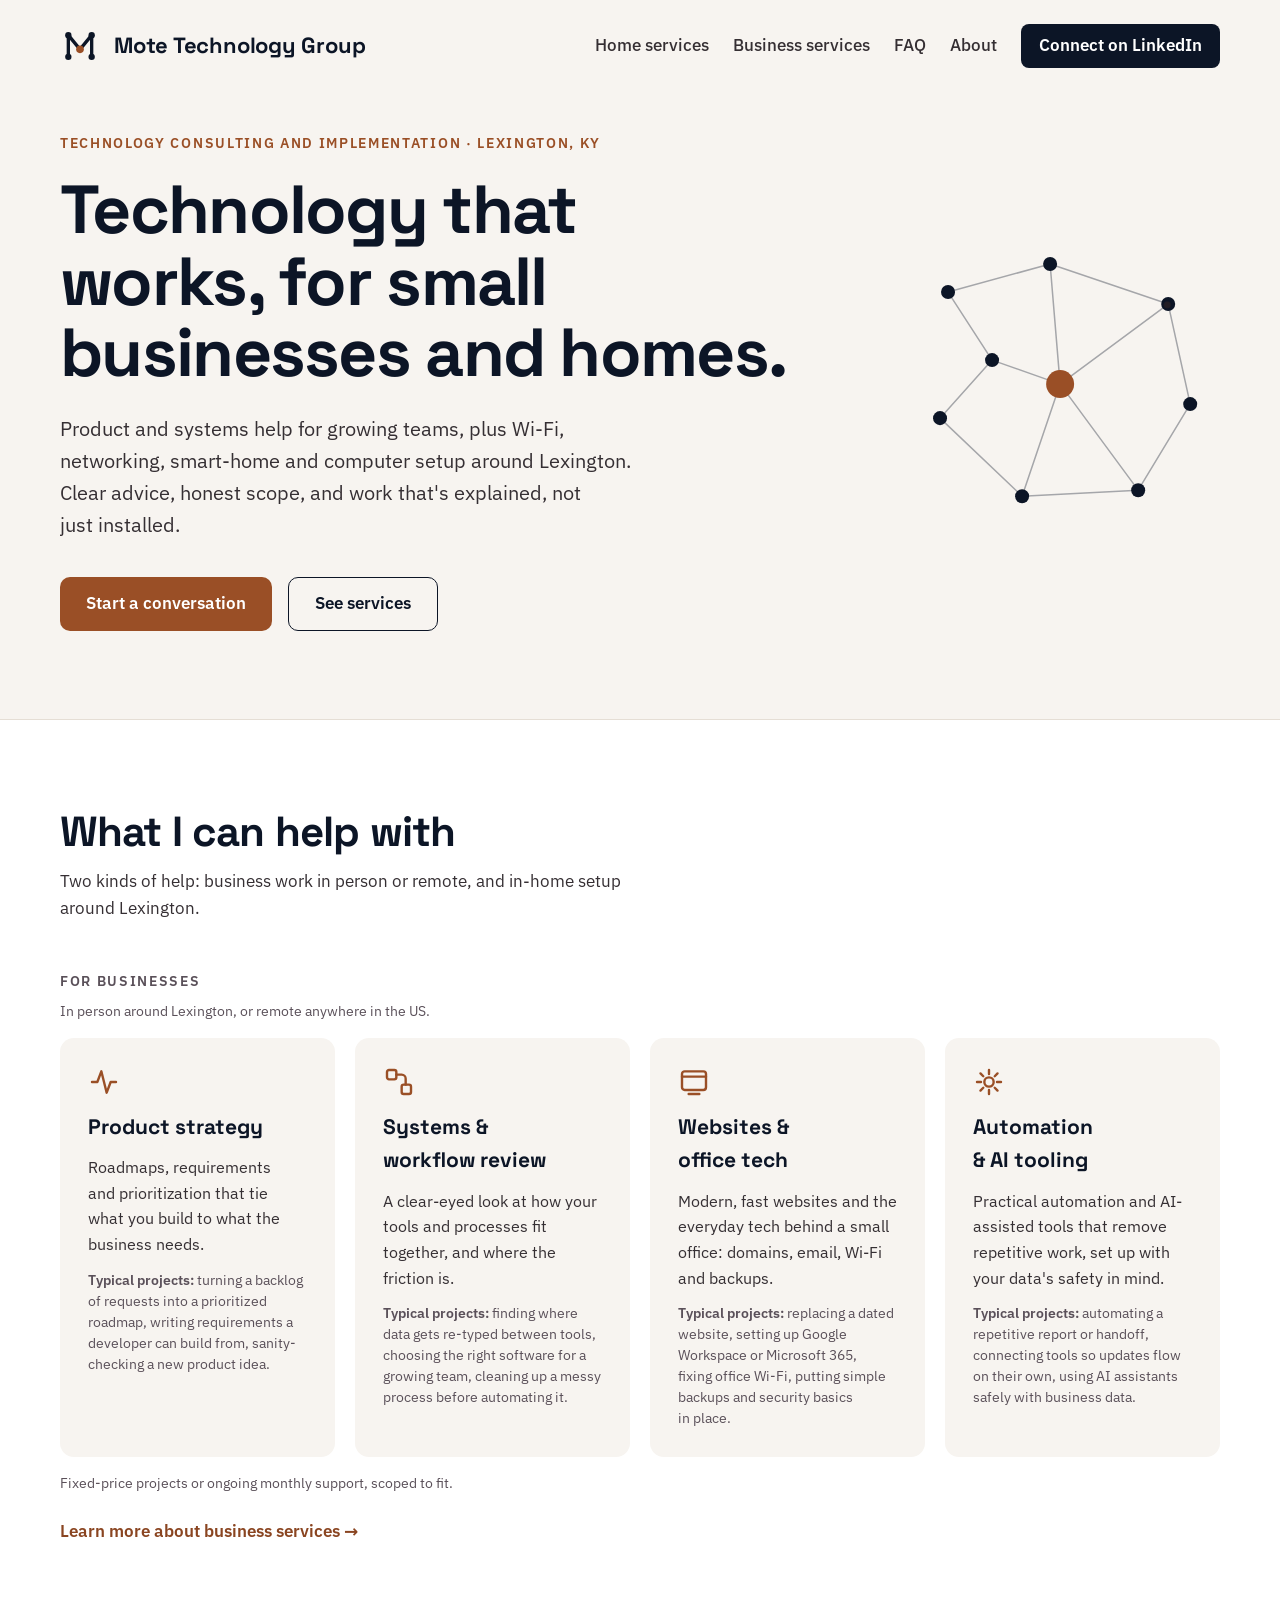
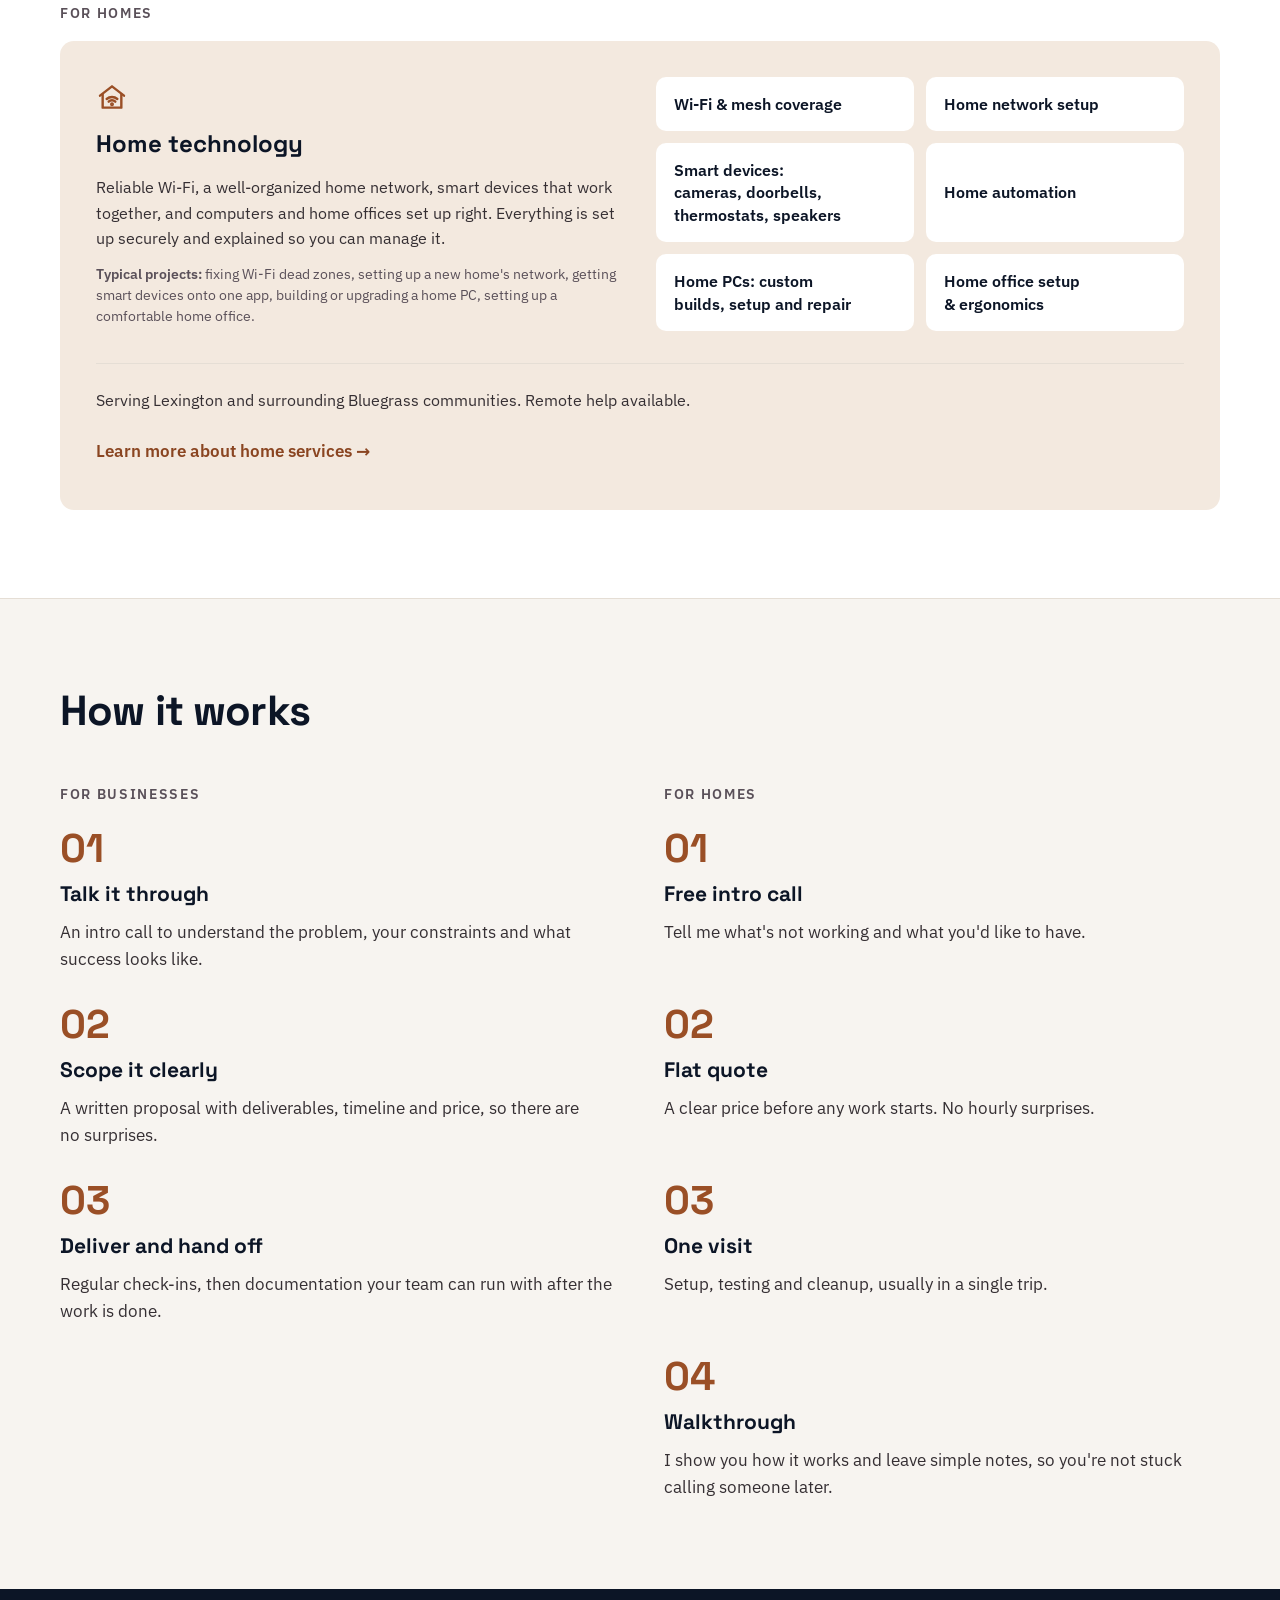
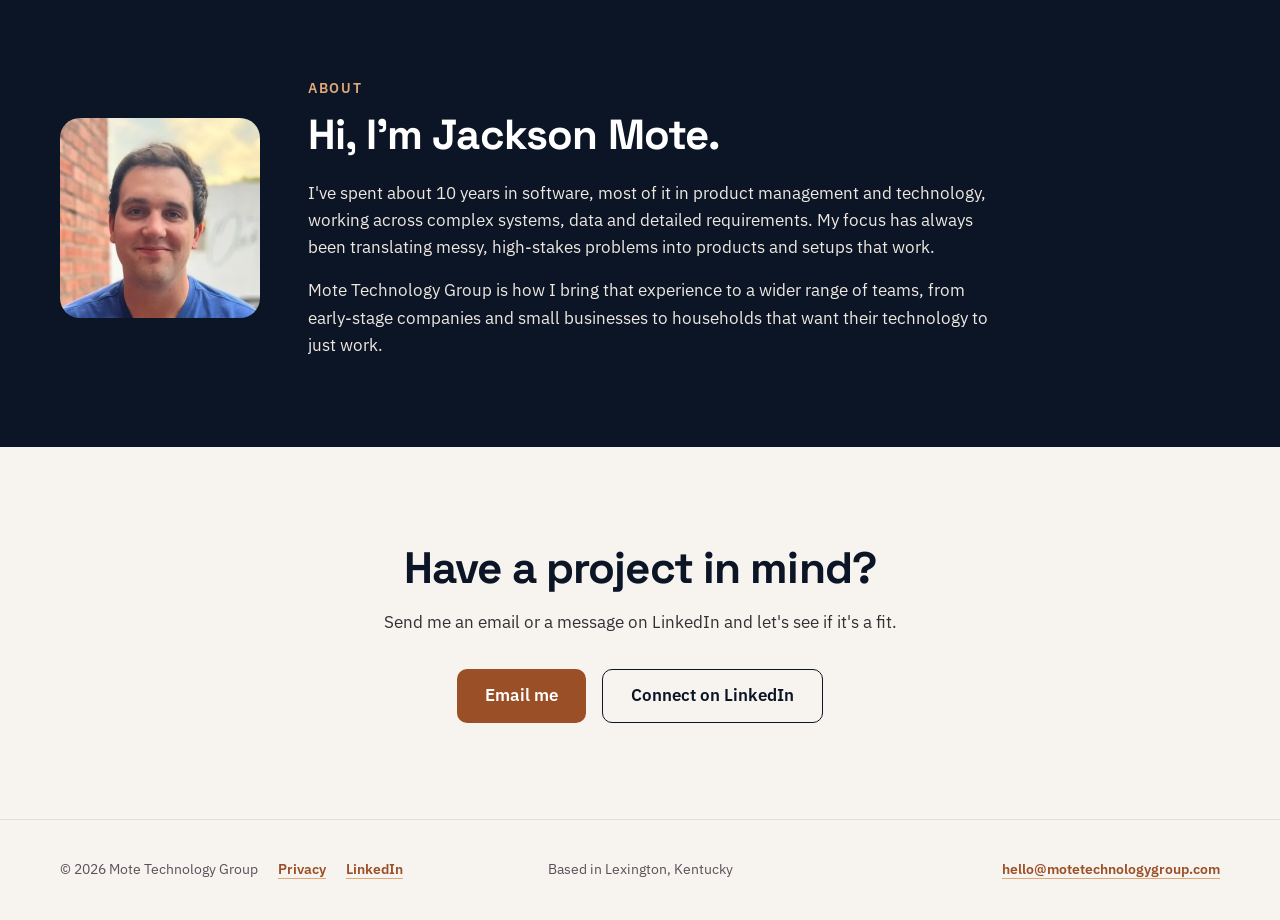
<file: index.html>
<!doctype html>
<html lang="en">
<head>
<meta charset="utf-8">
<meta name="viewport" content="width=device-width, initial-scale=1">
<meta http-equiv="Content-Security-Policy" content="default-src 'none'; style-src 'self'; font-src 'self'; img-src 'self'; connect-src 'self'; manifest-src 'self'; base-uri 'none'; form-action 'none'; object-src 'none'; upgrade-insecure-requests">
<meta name="referrer" content="strict-origin-when-cross-origin">
<title>Mote Technology Group | Tech Help in Lexington, KY</title>
<meta name="description" content="Tech help for small businesses and homes in Lexington, KY: strategy, websites, automation and office tech, plus Wi-Fi, networking and smart-home setup.">
<link rel="canonical" href="https://motetechnologygroup.com/">
<link rel="icon" href="favicon.svg" type="image/svg+xml">
<link rel="icon" href="favicon-32.png" type="image/png" sizes="32x32">
<link rel="apple-touch-icon" href="apple-touch-icon.png">
<link rel="manifest" href="/site.webmanifest">
<meta property="og:type" content="website">
<meta property="og:title" content="Mote Technology Group">
<meta property="og:description" content="Tech help for small businesses and homes in Lexington, KY: strategy, websites, automation and office tech, plus Wi-Fi, networking and smart-home setup.">
<meta property="og:url" content="https://motetechnologygroup.com/">
<meta property="og:image" content="https://motetechnologygroup.com/og-image.png">
<meta property="og:image:width" content="1200">
<meta property="og:image:height" content="630">
<meta property="og:image:alt" content="Mote Technology Group: technology that works, for small businesses and homes. Lexington, Kentucky">
<meta name="twitter:card" content="summary_large_image">
<meta name="twitter:site" content="@MoteTechnology">
<meta name="twitter:title" content="Mote Technology Group">
<meta name="twitter:description" content="Tech help for small businesses and homes in Lexington, KY: strategy, websites, automation and office tech, plus Wi-Fi, networking and smart-home setup.">
<meta name="twitter:image" content="https://motetechnologygroup.com/og-image.png">
<meta name="color-scheme" content="light dark">
<meta name="theme-color" content="#F7F4F0" media="(prefers-color-scheme: light)">
<meta name="theme-color" content="#0C1526" media="(prefers-color-scheme: dark)">
<link rel="preload" href="/fonts/space-grotesk-latin-500-700.woff2" as="font" type="font/woff2" crossorigin>
<link rel="preload" href="/fonts/ibm-plex-sans-latin-400-600.woff2" as="font" type="font/woff2" crossorigin>
<link rel="stylesheet" href="/styles.css?v=6">
<script type="application/ld+json">
{
  "@context": "https://schema.org",
  "@type": "ProfessionalService",
  "name": "Mote Technology Group",
  "url": "https://motetechnologygroup.com/",
  "image": "https://motetechnologygroup.com/og-image.png",
  "email": "hello@motetechnologygroup.com",
  "description": "Tech help for small businesses and homes in Lexington, KY: strategy, websites, automation and office tech, plus Wi-Fi, networking and smart-home setup.",
  "areaServed": [
    {
      "@type": "City",
      "name": "Lexington",
      "containedInPlace": {
        "@type": "State",
        "name": "Kentucky"
      }
    },
    {
      "@type": "Country",
      "name": "United States"
    }
  ],
  "founder": {
    "@type": "Person",
    "name": "Jackson Mote",
    "sameAs": "https://www.linkedin.com/in/jacksonmote/"
  },
  "sameAs": [
    "https://www.linkedin.com/in/jacksonmote/",
    "https://x.com/MoteTechnology"
  ]
}
</script>
</head>
<body><a class="skip-link" href="#top">Skip to content</a><div class="page">

<header class="site-header">
<a class="brand" href="/">
<svg class="brand-mark" viewBox="0 0 48 48" width="40" height="40" aria-hidden="true" focusable="false"><polyline class="mark-line" points="10,37 10,11 24,28 38,11 38,37"/><g class="mark-nodes"><circle cx="10" cy="37" r="3.8"/><circle cx="10" cy="11" r="3.8"/><circle cx="38" cy="11" r="3.8"/><circle cx="38" cy="37" r="3.8"/></g><circle class="mark-hub" cx="24" cy="28" r="4.6"/></svg>
<span class="brand-name">Mote Technology Group</span>
</a>
<nav class="site-nav">
<a class="nav-link" href="/home/"><span class="nav-long">Home services</span><span class="nav-short">Homes</span></a>
<a class="nav-link" href="/business/"><span class="nav-long">Business services</span><span class="nav-short">Businesses</span></a>
<a class="nav-link" href="/faq/">FAQ</a>
<a class="nav-link" href="/#about">About</a>
<a class="nav-cta" href="https://www.linkedin.com/in/jacksonmote/">Connect on LinkedIn</a>
</nav>
</header>

<main>
<section class="hero hero-split" id="top">
<div class="hero-text">
<p class="eyebrow">Technology consulting and implementation · Lexington, KY</p>
<h1 class="hero-title">Technology that works, for small businesses and homes.</h1>
<p class="lead">Product and systems help for growing teams, plus Wi-Fi, networking, smart-home and computer setup around Lexington. Clear advice, honest scope, and work that's explained, not just installed.</p>
<div class="btn-row">
<a class="btn btn-primary" href="mailto:hello@motetechnologygroup.com?subject=Project%20inquiry">Start a conversation</a>
<a class="btn btn-outline" href="#services">See services</a>
</div>
</div>
<div class="hero-net" aria-hidden="true">
<svg viewBox="0 0 320 294" aria-hidden="true" focusable="false">
<g class="net-edges" stroke-opacity="0.35" stroke-width="1.5" stroke-linecap="round" fill="none"><path vector-effect="non-scaling-stroke" d="M92 126L160 150"/><path vector-effect="non-scaling-stroke" d="M268 70L160 150"/><path vector-effect="non-scaling-stroke" d="M238 256L160 150"/><path vector-effect="non-scaling-stroke" d="M160 150L122 262"/><line vector-effect="non-scaling-stroke" x1="92" y1="126" x2="48" y2="58"/><line vector-effect="non-scaling-stroke" x1="92" y1="126" x2="40" y2="184"/><line vector-effect="non-scaling-stroke" x1="48" y1="58" x2="150" y2="30"/><line vector-effect="non-scaling-stroke" x1="150" y1="30" x2="268" y2="70"/><line vector-effect="non-scaling-stroke" x1="268" y1="70" x2="290" y2="170"/><line vector-effect="non-scaling-stroke" x1="290" y1="170" x2="238" y2="256"/><line vector-effect="non-scaling-stroke" x1="238" y1="256" x2="122" y2="262"/><line vector-effect="non-scaling-stroke" x1="122" y1="262" x2="40" y2="184"/><path vector-effect="non-scaling-stroke" d="M160 150L150 30"/></g>
<g class="net-nodes"><circle cx="48" cy="58" r="7"/><circle cx="150" cy="30" r="7"/><circle cx="268" cy="70" r="7"/><circle cx="290" cy="170" r="7"/><circle cx="238" cy="256" r="7"/><circle cx="122" cy="262" r="7"/><circle cx="40" cy="184" r="7"/><circle cx="92" cy="126" r="7"/></g>
<g class="net-react-group">
<circle class="net-react net-react-sw" cx="122" cy="262" r="7" opacity="0"/>
<circle class="net-react net-react-n" cx="150" cy="30" r="7" opacity="0"/>
<circle class="net-react net-react-ne" cx="268" cy="70" r="7" opacity="0"/>
</g>
<g class="net-glows">
<circle class="net-glow net-glow-1" cx="160" cy="150" r="14" opacity="0"/>
<circle class="net-glow net-glow-2" cx="160" cy="150" r="14" opacity="0"/>
<circle class="net-glow net-glow-3" cx="160" cy="150" r="14" opacity="0"/>
</g>
<g class="net-pulses">
<circle class="net-dot net-dot-1" r="3.5" opacity="0"/>
<circle class="net-dot net-dot-2" r="3" opacity="0"/>
<circle class="net-dot net-dot-3" r="3.5" opacity="0"/>
<circle class="net-dot net-dot-4" r="3" opacity="0"/>
<circle class="net-dot net-dot-5" r="3.5" opacity="0"/>
<circle class="net-dot net-dot-6" r="3" opacity="0"/>
</g>
<circle class="net-hub" cx="160" cy="150" r="14"/>
</svg>
</div>
</section>

<section class="section-white" id="services">
<div class="section">
<h2 class="section-title section-title-tight">What I can help with</h2>
<p class="section-intro">Two kinds of help: business work in person or remote, and in-home setup around Lexington.</p>
<h3 class="group-label">For businesses</h3>
<p class="svc-note tp">In person around Lexington, or remote anywhere in the US.</p>
<div class="svc-grid">

<div class="card">
<svg class="icon" width="32" height="32" viewBox="0 0 24 24" aria-hidden="true"><path d="M3 12h4l3-8 4 16 3-8h4"></path></svg>
<h4 class="card-title">Product strategy</h4>
<p class="card-text">Roadmaps, requirements and prioritization that tie what you build to what the business needs.</p>
<p class="tp"><strong>Typical projects:</strong> turning a backlog of requests into a prioritized roadmap, writing requirements a developer can build from, sanity-checking a new product idea.</p>
</div>

<div class="card">
<svg class="icon" width="32" height="32" viewBox="0 0 24 24" aria-hidden="true"><rect x="3" y="3" width="7" height="7" rx="1.5"></rect><rect x="14" y="14" width="7" height="7" rx="1.5"></rect><path d="M10 6.5h4a3 3 0 0 1 3 3V14"></path></svg>
<h4 class="card-title">Systems &amp; workflow review</h4>
<p class="card-text">A clear-eyed look at how your tools and processes fit together, and where the friction is.</p>
<p class="tp"><strong>Typical projects:</strong> finding where data gets re-typed between tools, choosing the right software for a growing team, cleaning up a messy process before automating it.</p>
</div>

<div class="card">
<svg class="icon" width="32" height="32" viewBox="0 0 24 24" aria-hidden="true"><rect x="3" y="4" width="18" height="14" rx="2"></rect><path d="M3 8h18M8 21h8"></path></svg>
<h4 class="card-title">Websites &amp; office tech</h4>
<p class="card-text">Modern, fast websites and the everyday tech behind a small office: domains, email, Wi-Fi and backups.</p>
<p class="tp"><strong>Typical projects:</strong> replacing a dated website, setting up Google Workspace or Microsoft 365, fixing office Wi-Fi, putting simple backups and security basics in place.</p>
</div>

<div class="card">
<svg class="icon" width="32" height="32" viewBox="0 0 24 24" aria-hidden="true"><path d="M12 3v3M12 18v3M3 12h3M18 12h3M5.6 5.6l2.1 2.1M16.3 16.3l2.1 2.1M5.6 18.4l2.1-2.1M16.3 7.7l2.1-2.1"></path><circle cx="12" cy="12" r="3.5"></circle></svg>
<h4 class="card-title">Automation &amp; AI tooling</h4>
<p class="card-text">Practical automation and AI-assisted tools that remove repetitive work, set up with your data's safety in mind.</p>
<p class="tp"><strong>Typical projects:</strong> automating a repetitive report or handoff, connecting tools so updates flow on their own, using AI assistants safely with business data.</p>
</div>

</div>
<p class="tp svc-after">Fixed-price projects or ongoing monthly support, scoped to fit.</p>
<p class="more-row"><a class="more-link" href="/business/">Learn more about business services <span aria-hidden="true">→</span></a></p>

<h3 class="group-label group-label-spaced">For homes</h3>
<div class="band band-services">
<div class="band-col band-main">
<svg class="icon" width="32" height="32" viewBox="0 0 24 24" aria-hidden="true"><path d="M3 11l9-7 9 7"></path><path d="M5 10v10h14V10"></path><path d="M9.5 15.5a3.5 3.5 0 0 1 5 0M8 13.5a6 6 0 0 1 8 0"></path><circle cx="12" cy="17.5" r="0.6" class="icon-dot"></circle></svg>
<h4 class="band-title">Home technology</h4>
<p class="card-text band-text">Reliable Wi-Fi, a well-organized home network, smart devices that work together, and computers and home offices set up right. Everything is set up securely and explained so you can manage it.</p>
<p class="tp"><strong>Typical projects:</strong> fixing Wi-Fi dead zones, setting up a new home's network, getting smart devices onto one app, building or upgrading a home PC, setting up a comfortable home office.</p>
</div>
<ul class="band-col tile-grid">
<li class="tile">Wi-Fi &amp; mesh coverage</li>
<li class="tile">Home network setup</li>
<li class="tile">Smart devices: cameras, doorbells, thermostats, speakers</li>
<li class="tile">Home automation</li>
<li class="tile">Home PCs: custom builds, setup and repair</li>
<li class="tile">Home office setup &amp; ergonomics</li>
</ul>
<p class="band-area">Serving Lexington and surrounding Bluegrass communities. Remote help available.</p>
<p class="more-row"><a class="more-link" href="/home/">Learn more about home services <span aria-hidden="true">→</span></a></p>
</div>

</div>
</section>

<section class="section" id="approach">
<h2 class="section-title">How it works</h2>
<div class="how-cols how-pair">
<div>
<h3 class="group-label">For businesses</h3>
<ol class="step-list">
<li>
<p class="step-num" aria-hidden="true">01</p>
<h4 class="step-title">Talk it through</h4>
<p class="step-text">An intro call to understand the problem, your constraints and what success looks like.</p>
</li>
<li>
<p class="step-num" aria-hidden="true">02</p>
<h4 class="step-title">Scope it clearly</h4>
<p class="step-text">A written proposal with deliverables, timeline and price, so there are no surprises.</p>
</li>
<li>
<p class="step-num" aria-hidden="true">03</p>
<h4 class="step-title">Deliver and hand off</h4>
<p class="step-text">Regular check-ins, then documentation your team can run with after the work is done.</p>
</li>
</ol>
</div>
<div>
<h3 class="group-label">For homes</h3>
<ol class="step-list">
<li>
<p class="step-num" aria-hidden="true">01</p>
<h4 class="step-title">Free intro call</h4>
<p class="step-text">Tell me what's not working and what you'd like to have.</p>
</li>
<li>
<p class="step-num" aria-hidden="true">02</p>
<h4 class="step-title">Flat quote</h4>
<p class="step-text">A clear price before any work starts. No hourly surprises.</p>
</li>
<li>
<p class="step-num" aria-hidden="true">03</p>
<h4 class="step-title">One visit</h4>
<p class="step-text">Setup, testing and cleanup, usually in a single trip.</p>
</li>
<li>
<p class="step-num" aria-hidden="true">04</p>
<h4 class="step-title">Walkthrough</h4>
<p class="step-text">I show you how it works and leave simple notes, so you're not stuck calling someone later.</p>
</li>
</ol>
</div>
</div>
</section>

<section class="about" id="about">
<div class="section about-inner">
<picture>
<source srcset="headshot.webp" type="image/webp">
<img class="headshot" src="headshot.jpg" alt="Jackson Mote" width="200" height="200" loading="lazy">
</picture>
<div class="about-text">
<p class="eyebrow">About</p>
<h2 class="section-title about-title">Hi, I'm Jackson Mote.</h2>
<p class="about-copy">I've spent about 10 years in software, most of it in product management and technology, working across complex systems, data and detailed requirements. My focus has always been translating messy, high-stakes problems into products and setups that work.</p>
<p class="about-copy">Mote Technology Group is how I bring that experience to a wider range of teams, from early-stage companies and small businesses to households that want their technology to just work.</p>
</div>
</div>
</section>

<section class="cta">
<h2 class="cta-title">Have a project in mind?</h2>
<p class="cta-text">Send me an email or a message on LinkedIn and let's see if it's a fit.</p>
<div class="btn-row btn-row-center">
<a class="btn btn-lg btn-wrap btn-primary" aria-label="Email me at hello@motetechnologygroup.com" href="mailto:hello@motetechnologygroup.com?subject=Project%20inquiry">Email me</a>
<a class="btn btn-lg btn-outline" href="https://www.linkedin.com/in/jacksonmote/">Connect on LinkedIn</a>
</div>
</section>
</main>

<footer class="site-footer">
<div class="footer-inner">
<span class="footer-legal"><span>© 2026 Mote Technology Group</span><span class="footer-links"><a class="footer-link" href="/privacy/">Privacy</a><a class="footer-link" href="https://www.linkedin.com/in/jacksonmote/">LinkedIn</a></span></span>
<span>Based in Lexington, Kentucky</span>
<a class="footer-email" href="mailto:hello@motetechnologygroup.com">hello@motetechnologygroup.com</a>
</div>
</footer>

</div>
</body>
</html>
</file>
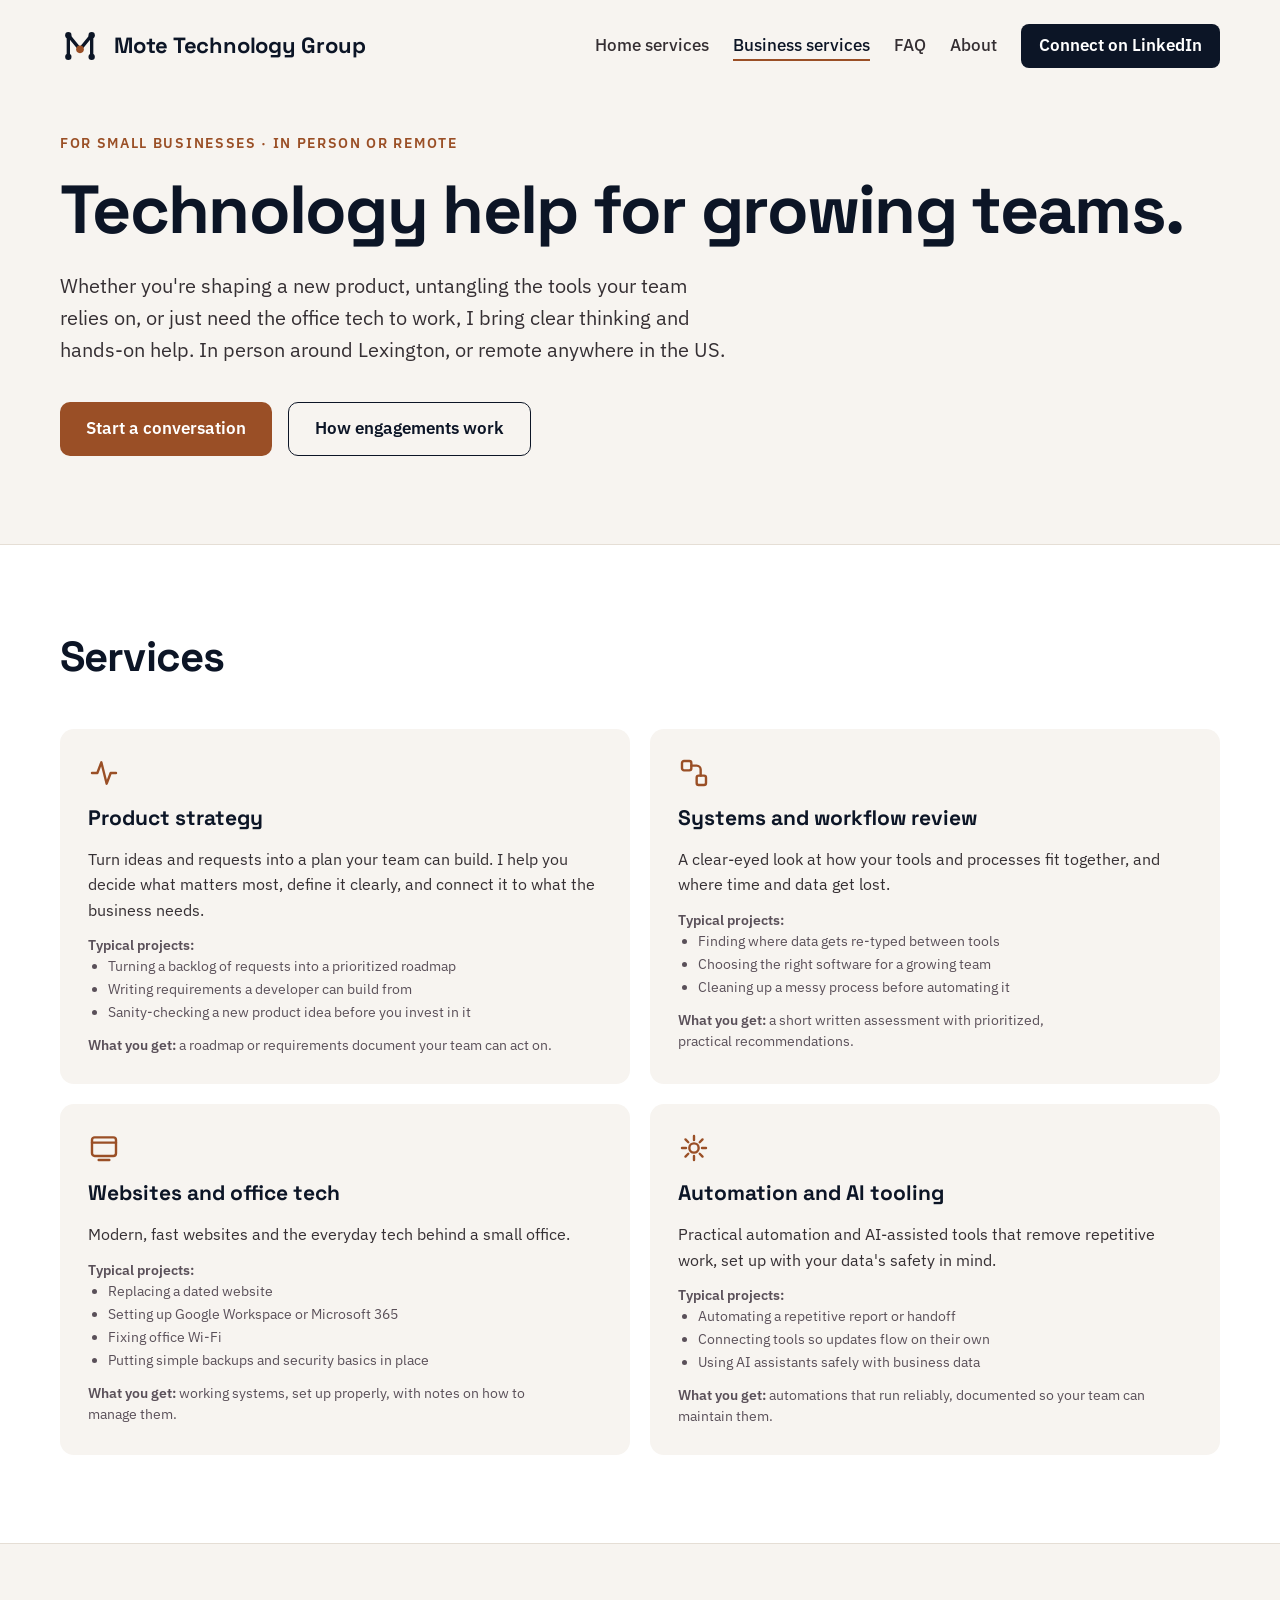
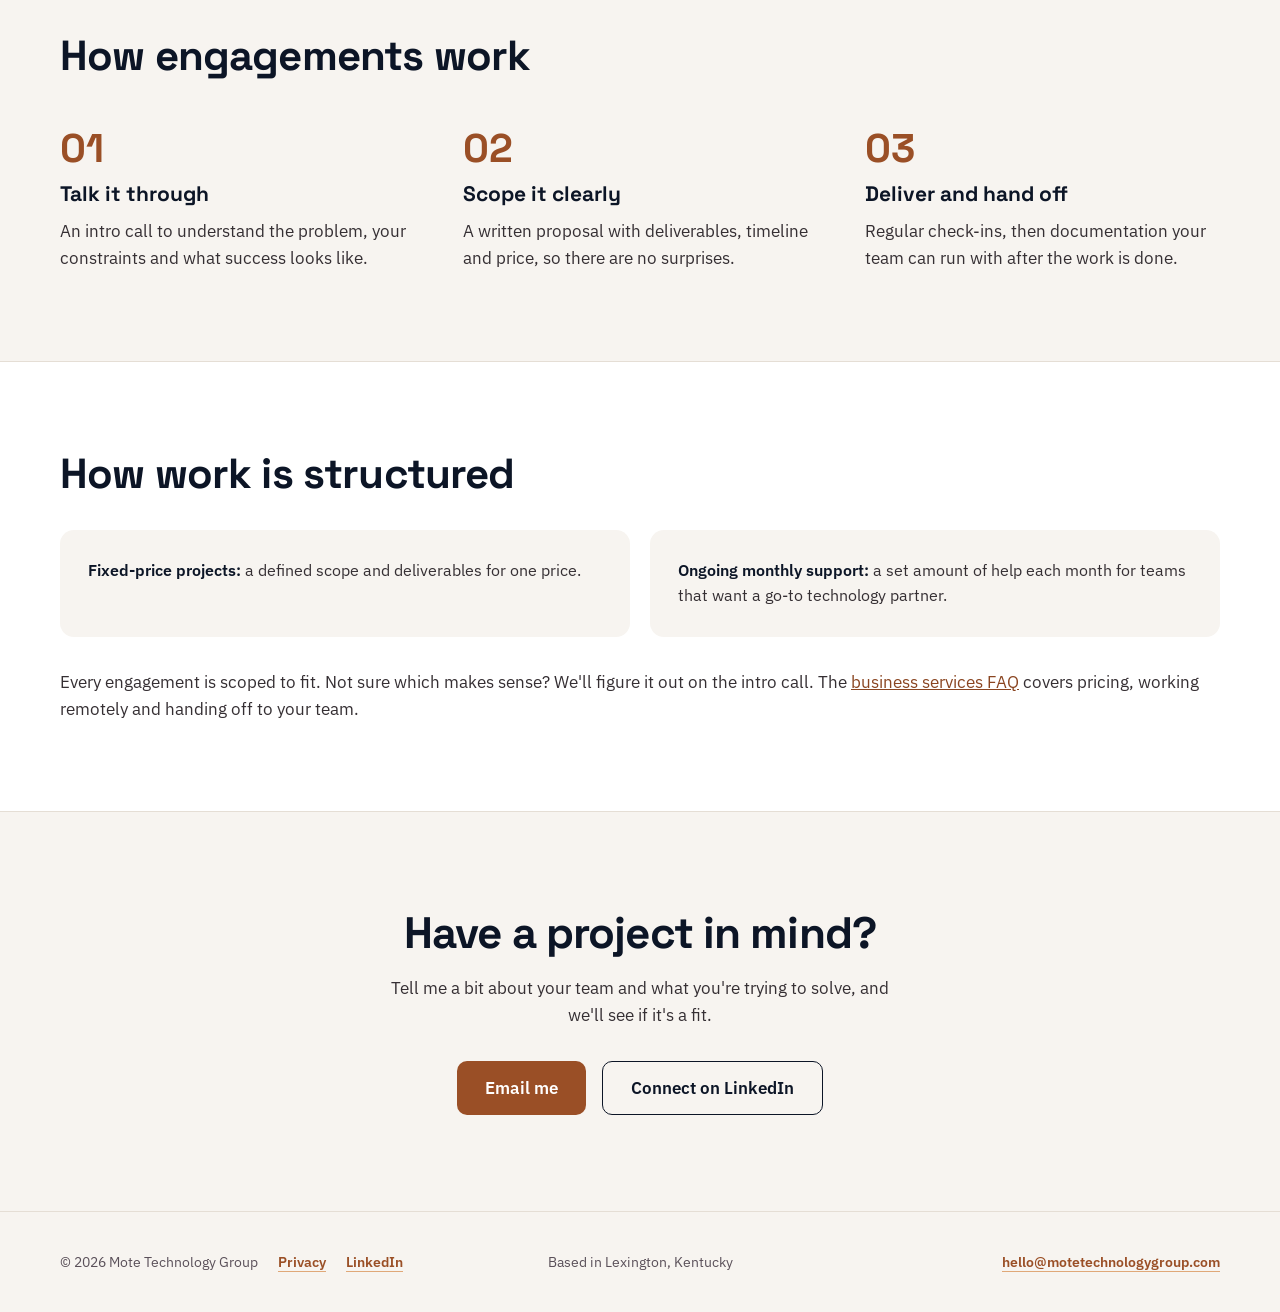
<file: business/index.html>
<!doctype html>
<html lang="en">
<head>
<meta charset="utf-8">
<meta name="viewport" content="width=device-width, initial-scale=1">
<meta http-equiv="Content-Security-Policy" content="default-src 'none'; style-src 'self'; font-src 'self'; img-src 'self'; connect-src 'self'; manifest-src 'self'; base-uri 'none'; form-action 'none'; object-src 'none'; upgrade-insecure-requests">
<meta name="referrer" content="strict-origin-when-cross-origin">
<title>Small Business Tech Consulting | Mote Technology Group</title>
<meta name="description" content="Product strategy, workflow reviews, websites, office tech and automation for small businesses. In person around Lexington or remote anywhere in the US.">
<link rel="canonical" href="https://motetechnologygroup.com/business/">
<link rel="icon" href="/favicon.svg" type="image/svg+xml">
<link rel="icon" href="/favicon-32.png" type="image/png" sizes="32x32">
<link rel="apple-touch-icon" href="/apple-touch-icon.png">
<link rel="manifest" href="/site.webmanifest">
<meta property="og:type" content="website">
<meta property="og:title" content="Small Business Tech Consulting | Mote Technology Group">
<meta property="og:description" content="Product strategy, workflow reviews, websites, office tech and automation for small businesses. In person around Lexington or remote anywhere in the US.">
<meta property="og:url" content="https://motetechnologygroup.com/business/">
<meta property="og:image" content="https://motetechnologygroup.com/og-image.png">
<meta property="og:image:width" content="1200">
<meta property="og:image:height" content="630">
<meta property="og:image:alt" content="Mote Technology Group: technology that works, for small businesses and homes. Lexington, Kentucky">
<meta name="twitter:card" content="summary_large_image">
<meta name="twitter:site" content="@MoteTechnology">
<meta name="twitter:title" content="Small Business Tech Consulting | Mote Technology Group">
<meta name="twitter:description" content="Product strategy, workflow reviews, websites, office tech and automation for small businesses. In person around Lexington or remote anywhere in the US.">
<meta name="twitter:image" content="https://motetechnologygroup.com/og-image.png">
<meta name="color-scheme" content="light dark">
<meta name="theme-color" content="#F7F4F0" media="(prefers-color-scheme: light)">
<meta name="theme-color" content="#0C1526" media="(prefers-color-scheme: dark)">
<link rel="preload" href="/fonts/space-grotesk-latin-500-700.woff2" as="font" type="font/woff2" crossorigin>
<link rel="preload" href="/fonts/ibm-plex-sans-latin-400-600.woff2" as="font" type="font/woff2" crossorigin>
<link rel="stylesheet" href="/styles.css?v=6">
</head>
<body><a class="skip-link" href="#top">Skip to content</a><div class="page">

<header class="site-header">
<a class="brand" href="/">
<svg class="brand-mark" viewBox="0 0 48 48" width="40" height="40" aria-hidden="true" focusable="false"><polyline class="mark-line" points="10,37 10,11 24,28 38,11 38,37"/><g class="mark-nodes"><circle cx="10" cy="37" r="3.8"/><circle cx="10" cy="11" r="3.8"/><circle cx="38" cy="11" r="3.8"/><circle cx="38" cy="37" r="3.8"/></g><circle class="mark-hub" cx="24" cy="28" r="4.6"/></svg>
<span class="brand-name">Mote Technology Group</span>
</a>
<nav class="site-nav">
<a class="nav-link" href="/home/"><span class="nav-long">Home services</span><span class="nav-short">Homes</span></a>
<a class="nav-link" href="/business/" aria-current="page"><span class="nav-long">Business services</span><span class="nav-short">Businesses</span></a>
<a class="nav-link" href="/faq/">FAQ</a>
<a class="nav-link" href="/#about">About</a>
<a class="nav-cta" href="https://www.linkedin.com/in/jacksonmote/">Connect on LinkedIn</a>
</nav>
</header>

<main>
<section class="hero" id="top">
<p class="eyebrow">For small businesses · In person or remote</p>
<h1 class="hero-title">Technology help for growing teams.</h1>
<p class="lead lead-wide">Whether you're shaping a new product, untangling the tools your team relies on, or just need the office tech to work, I bring clear thinking and hands-on help. In person around Lexington, or remote anywhere in the US.</p>
<div class="btn-row">
<a class="btn btn-primary" href="mailto:hello@motetechnologygroup.com?subject=Business%20inquiry">Start a conversation</a>
<a class="btn btn-outline" href="#how">How engagements work</a>
</div>
</section>

<section class="section-white" id="services">
<div class="section">
<h2 class="section-title">Services</h2>
<div class="card-grid">

<div class="card">
<svg class="icon" width="32" height="32" viewBox="0 0 24 24" aria-hidden="true"><path d="M3 12h4l3-8 4 16 3-8h4"></path></svg>
<h3 class="card-title">Product strategy</h3>
<p class="card-text">Turn ideas and requests into a plan your team can build. I help you decide what matters most, define it clearly, and connect it to what the business needs.</p>
<div>
<p class="tp"><strong>Typical projects:</strong></p>
<ul class="tp">
<li>Turning a backlog of requests into a prioritized roadmap</li>
<li>Writing requirements a developer can build from</li>
<li>Sanity-checking a new product idea before you invest in it</li>
</ul>
</div>
<p class="tp"><strong>What you get:</strong> a roadmap or requirements document your team can act on.</p>
</div>

<div class="card">
<svg class="icon" width="32" height="32" viewBox="0 0 24 24" aria-hidden="true"><rect x="3" y="3" width="7" height="7" rx="1.5"></rect><rect x="14" y="14" width="7" height="7" rx="1.5"></rect><path d="M10 6.5h4a3 3 0 0 1 3 3V14"></path></svg>
<h3 class="card-title">Systems and workflow review</h3>
<p class="card-text">A clear-eyed look at how your tools and processes fit together, and where time and data get lost.</p>
<div>
<p class="tp"><strong>Typical projects:</strong></p>
<ul class="tp">
<li>Finding where data gets re-typed between tools</li>
<li>Choosing the right software for a growing team</li>
<li>Cleaning up a messy process before automating it</li>
</ul>
</div>
<p class="tp"><strong>What you get:</strong> a short written assessment with prioritized, practical recommendations.</p>
</div>

<div class="card">
<svg class="icon" width="32" height="32" viewBox="0 0 24 24" aria-hidden="true"><rect x="3" y="4" width="18" height="14" rx="2"></rect><path d="M3 8h18M8 21h8"></path></svg>
<h3 class="card-title">Websites and office tech</h3>
<p class="card-text">Modern, fast websites and the everyday tech behind a small office.</p>
<div>
<p class="tp"><strong>Typical projects:</strong></p>
<ul class="tp">
<li>Replacing a dated website</li>
<li>Setting up Google Workspace or Microsoft 365</li>
<li>Fixing office Wi-Fi</li>
<li>Putting simple backups and security basics in place</li>
</ul>
</div>
<p class="tp"><strong>What you get:</strong> working systems, set up properly, with notes on how to manage them.</p>
</div>

<div class="card">
<svg class="icon" width="32" height="32" viewBox="0 0 24 24" aria-hidden="true"><path d="M12 3v3M12 18v3M3 12h3M18 12h3M5.6 5.6l2.1 2.1M16.3 16.3l2.1 2.1M5.6 18.4l2.1-2.1M16.3 7.7l2.1-2.1"></path><circle cx="12" cy="12" r="3.5"></circle></svg>
<h3 class="card-title">Automation and AI tooling</h3>
<p class="card-text">Practical automation and AI-assisted tools that remove repetitive work, set up with your data's safety in mind.</p>
<div>
<p class="tp"><strong>Typical projects:</strong></p>
<ul class="tp">
<li>Automating a repetitive report or handoff</li>
<li>Connecting tools so updates flow on their own</li>
<li>Using AI assistants safely with business data</li>
</ul>
</div>
<p class="tp"><strong>What you get:</strong> automations that run reliably, documented so your team can maintain them.</p>
</div>

</div>
</div>
</section>

<section class="section" id="how">
<h2 class="section-title">How engagements work</h2>
<ol class="steps">
<li>
<p class="step-num" aria-hidden="true">01</p>
<h3 class="step-title">Talk it through</h3>
<p class="step-text">An intro call to understand the problem, your constraints and what success looks like.</p>
</li>
<li>
<p class="step-num" aria-hidden="true">02</p>
<h3 class="step-title">Scope it clearly</h3>
<p class="step-text">A written proposal with deliverables, timeline and price, so there are no surprises.</p>
</li>
<li>
<p class="step-num" aria-hidden="true">03</p>
<h3 class="step-title">Deliver and hand off</h3>
<p class="step-text">Regular check-ins, then documentation your team can run with after the work is done.</p>
</li>
</ol>
</section>

<section class="section-white">
<div class="section">
<h2 class="section-title section-title-mid">How work is structured</h2>
<div class="card-grid">
<p class="note-card"><strong>Fixed-price projects:</strong> a defined scope and deliverables for one price.</p>
<p class="note-card"><strong>Ongoing monthly support:</strong> a set amount of help each month for teams that want a go-to technology partner.</p>
</div>
<p class="section-outro">Every engagement is scoped to fit. Not sure which makes sense? We'll figure it out on the intro call. The <a href="/faq/#business-services">business services FAQ</a> covers pricing, working remotely and handing off to your team.</p>
</div>
</section>

<section class="cta">
<h2 class="cta-title">Have a project in mind?</h2>
<p class="cta-text">Tell me a bit about your team and what you're trying to solve, and we'll see if it's a fit.</p>
<div class="btn-row btn-row-center">
<a class="btn btn-lg btn-wrap btn-primary" aria-label="Email me at hello@motetechnologygroup.com" href="mailto:hello@motetechnologygroup.com?subject=Business%20inquiry">Email me</a>
<a class="btn btn-lg btn-outline" href="https://www.linkedin.com/in/jacksonmote/">Connect on LinkedIn</a>
</div>
</section>
</main>

<footer class="site-footer">
<div class="footer-inner">
<span class="footer-legal"><span>© 2026 Mote Technology Group</span><span class="footer-links"><a class="footer-link" href="/privacy/">Privacy</a><a class="footer-link" href="https://www.linkedin.com/in/jacksonmote/">LinkedIn</a></span></span>
<span>Based in Lexington, Kentucky</span>
<a class="footer-email" href="mailto:hello@motetechnologygroup.com">hello@motetechnologygroup.com</a>
</div>
</footer>

</div>
</body>
</html>
</file>
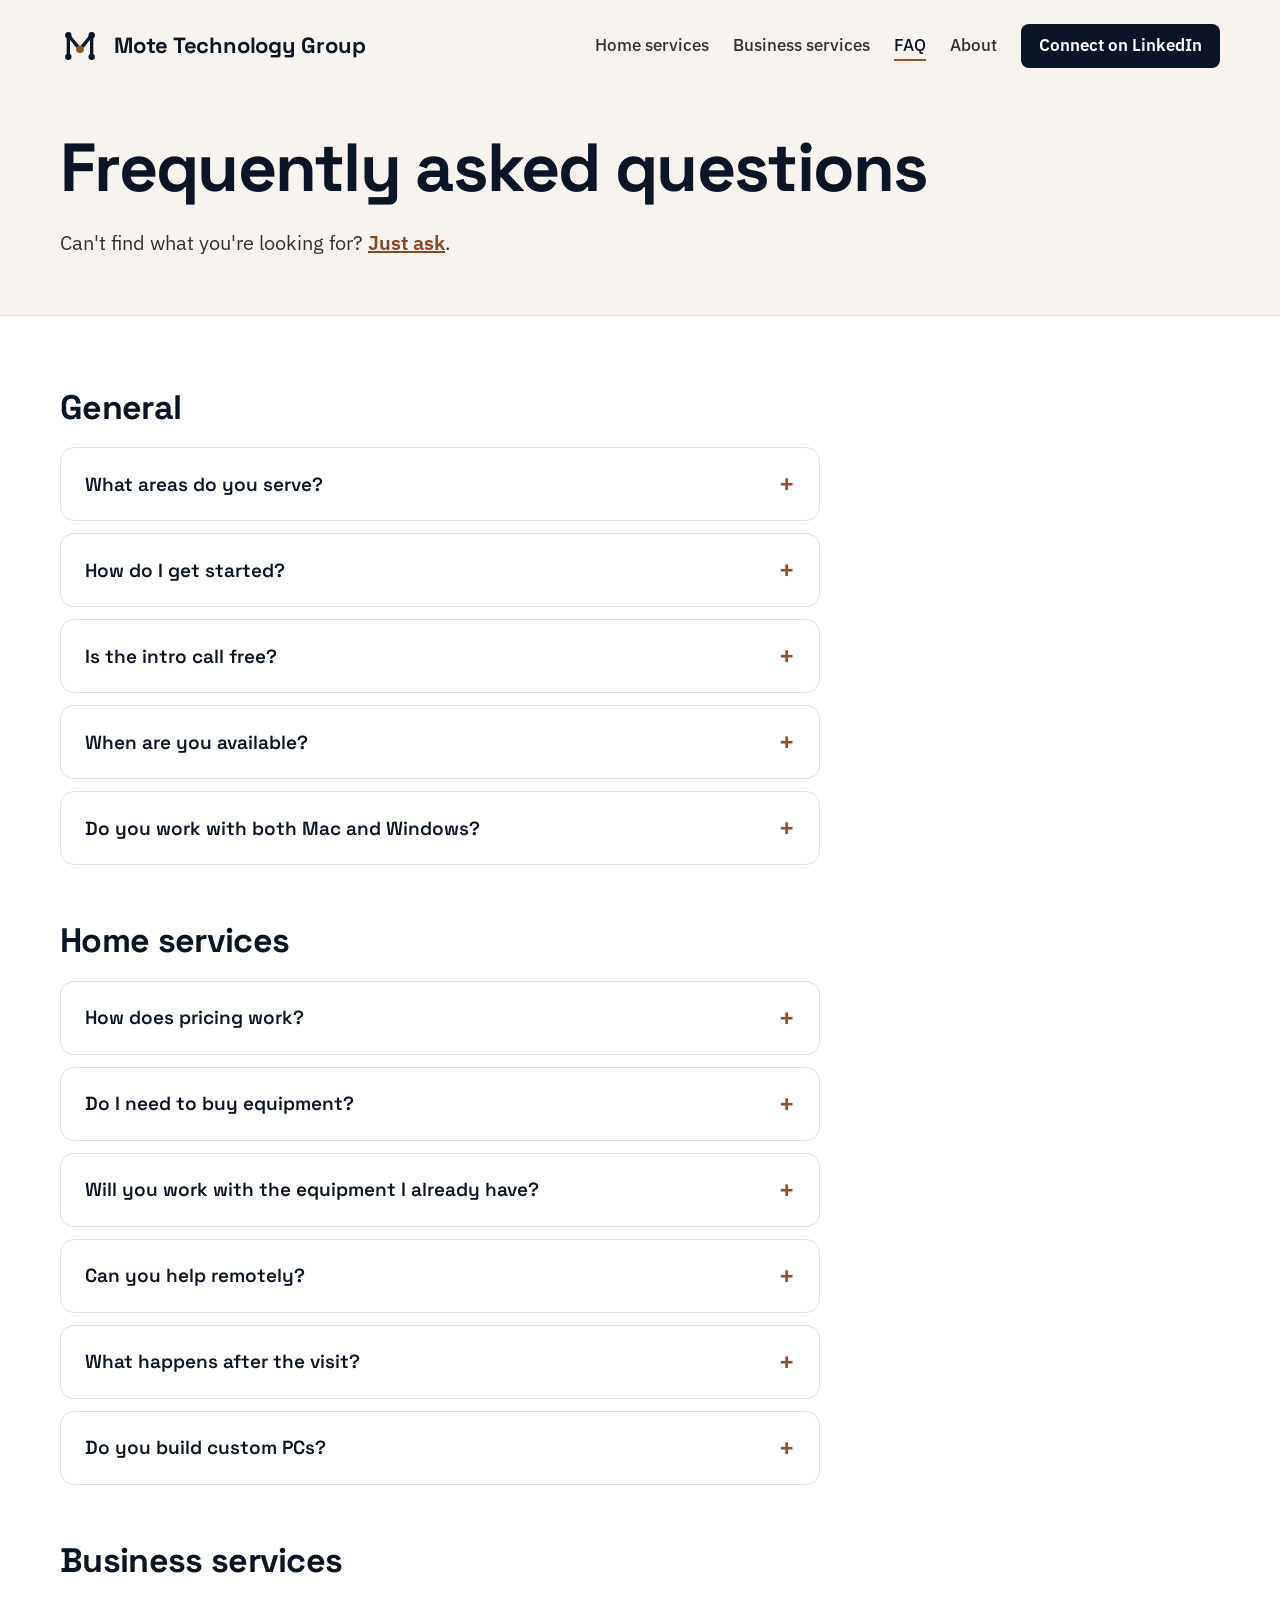
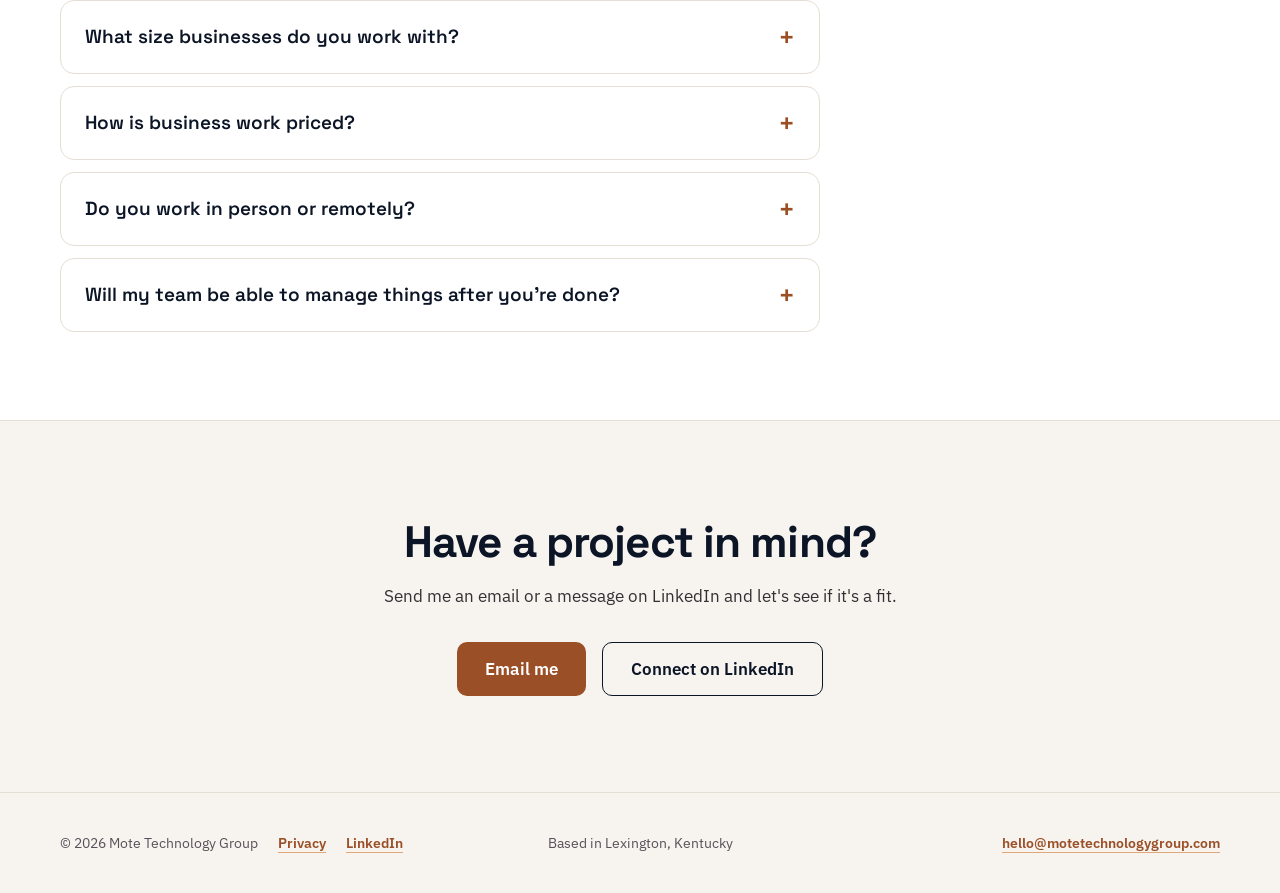
<file: faq/index.html>
<!doctype html>
<html lang="en">
<head>
<meta charset="utf-8">
<meta name="viewport" content="width=device-width, initial-scale=1">
<meta http-equiv="Content-Security-Policy" content="default-src 'none'; style-src 'self'; font-src 'self'; img-src 'self'; connect-src 'self'; manifest-src 'self'; base-uri 'none'; form-action 'none'; object-src 'none'; upgrade-insecure-requests">
<meta name="referrer" content="strict-origin-when-cross-origin">
<title>Frequently Asked Questions | Mote Technology Group</title>
<meta name="description" content="Answers to common questions about home technology help and small-business technology consulting from Mote Technology Group in Lexington, KY.">
<link rel="canonical" href="https://motetechnologygroup.com/faq/">
<link rel="icon" href="/favicon.svg" type="image/svg+xml">
<link rel="icon" href="/favicon-32.png" type="image/png" sizes="32x32">
<link rel="apple-touch-icon" href="/apple-touch-icon.png">
<link rel="manifest" href="/site.webmanifest">
<meta property="og:type" content="website">
<meta property="og:title" content="Frequently Asked Questions | Mote Technology Group">
<meta property="og:description" content="Answers to common questions about home technology help and small-business technology consulting from Mote Technology Group in Lexington, KY.">
<meta property="og:url" content="https://motetechnologygroup.com/faq/">
<meta property="og:image" content="https://motetechnologygroup.com/og-image.png">
<meta property="og:image:width" content="1200">
<meta property="og:image:height" content="630">
<meta property="og:image:alt" content="Mote Technology Group: technology that works, for small businesses and homes. Lexington, Kentucky">
<meta name="twitter:card" content="summary_large_image">
<meta name="twitter:site" content="@MoteTechnology">
<meta name="twitter:title" content="Frequently Asked Questions | Mote Technology Group">
<meta name="twitter:description" content="Answers to common questions about home technology help and small-business technology consulting from Mote Technology Group in Lexington, KY.">
<meta name="twitter:image" content="https://motetechnologygroup.com/og-image.png">
<meta name="color-scheme" content="light dark">
<meta name="theme-color" content="#F7F4F0" media="(prefers-color-scheme: light)">
<meta name="theme-color" content="#0C1526" media="(prefers-color-scheme: dark)">
<link rel="preload" href="/fonts/space-grotesk-latin-500-700.woff2" as="font" type="font/woff2" crossorigin>
<link rel="preload" href="/fonts/ibm-plex-sans-latin-400-600.woff2" as="font" type="font/woff2" crossorigin>
<link rel="stylesheet" href="/styles.css?v=6">
<script type="application/ld+json">
{
  "@context": "https://schema.org",
  "@type": "FAQPage",
  "mainEntity": [
    {
      "@type": "Question",
      "name": "What areas do you serve?",
      "acceptedAnswer": {"@type": "Answer", "text": "Home services cover Lexington and surrounding Bluegrass communities. Business work is available in person around Lexington or remotely anywhere in the US."}
    },
    {
      "@type": "Question",
      "name": "How do I get started?",
      "acceptedAnswer": {"@type": "Answer", "text": "Send an email to hello@motetechnologygroup.com with a short note about what's going on. I'll follow up to set up a free intro call."}
    },
    {
      "@type": "Question",
      "name": "Is the intro call free?",
      "acceptedAnswer": {"@type": "Answer", "text": "Yes. The intro call is free and there's no obligation."}
    },
    {
      "@type": "Question",
      "name": "When are you available?",
      "acceptedAnswer": {"@type": "Answer", "text": "Appointments are available on weekday evenings and weekends, for homes and businesses. Remote help can often be scheduled sooner."}
    },
    {
      "@type": "Question",
      "name": "Do you work with both Mac and Windows?",
      "acceptedAnswer": {"@type": "Answer", "text": "Yes. I work with Mac, Windows, iPhone and Android, plus the common smart-home platforms."}
    },
    {
      "@type": "Question",
      "name": "How does pricing work?",
      "acceptedAnswer": {"@type": "Answer", "text": "You get a flat quote before any work starts, based on what we discuss on the intro call. No hourly surprises."}
    },
    {
      "@type": "Question",
      "name": "Do I need to buy equipment?",
      "acceptedAnswer": {"@type": "Answer", "text": "Sometimes. If new equipment would help, I'll recommend specific options that fit your home and budget, and explain why. You can buy it yourself, or I can purchase it for you as part of the quote, and then I set it up."}
    },
    {
      "@type": "Question",
      "name": "Will you work with the equipment I already have?",
      "acceptedAnswer": {"@type": "Answer", "text": "Yes, whenever it makes sense. I'll be honest if something is holding your setup back."}
    },
    {
      "@type": "Question",
      "name": "Can you help remotely?",
      "acceptedAnswer": {"@type": "Answer", "text": "Yes. Many settings changes, app setups and troubleshooting questions can be handled remotely."}
    },
    {
      "@type": "Question",
      "name": "What happens after the visit?",
      "acceptedAnswer": {"@type": "Answer", "text": "I'll walk you through everything and leave simple notes. If you need help later, just reach out."}
    },
    {
      "@type": "Question",
      "name": "Do you build custom PCs?",
      "acceptedAnswer": {"@type": "Answer", "text": "Yes. I can design and build a PC around how you'll use it, set up a new computer, move your files from an old one, or troubleshoot one that's slow or acting up."}
    },
    {
      "@type": "Question",
      "name": "What size businesses do you work with?",
      "acceptedAnswer": {"@type": "Answer", "text": "Mostly small businesses and growing teams, from early-stage companies to established local offices."}
    },
    {
      "@type": "Question",
      "name": "How is business work priced?",
      "acceptedAnswer": {"@type": "Answer", "text": "Either as a fixed-price project with a defined scope, or as ongoing monthly support. Every engagement starts with a written proposal so the scope and price are clear up front."}
    },
    {
      "@type": "Question",
      "name": "Do you work in person or remotely?",
      "acceptedAnswer": {"@type": "Answer", "text": "Both. In person around Lexington, or remote anywhere in the US."}
    },
    {
      "@type": "Question",
      "name": "Will my team be able to manage things after you're done?",
      "acceptedAnswer": {"@type": "Answer", "text": "That's the goal. Every engagement ends with documentation and a handoff so your team isn't dependent on me."}
    }
  ]
}
</script>
</head>
<body><a class="skip-link" href="#top">Skip to content</a><div class="page">

<header class="site-header">
<a class="brand" href="/">
<svg class="brand-mark" viewBox="0 0 48 48" width="40" height="40" aria-hidden="true" focusable="false"><polyline class="mark-line" points="10,37 10,11 24,28 38,11 38,37"/><g class="mark-nodes"><circle cx="10" cy="37" r="3.8"/><circle cx="10" cy="11" r="3.8"/><circle cx="38" cy="11" r="3.8"/><circle cx="38" cy="37" r="3.8"/></g><circle class="mark-hub" cx="24" cy="28" r="4.6"/></svg>
<span class="brand-name">Mote Technology Group</span>
</a>
<nav class="site-nav">
<a class="nav-link" href="/home/"><span class="nav-long">Home services</span><span class="nav-short">Homes</span></a>
<a class="nav-link" href="/business/"><span class="nav-long">Business services</span><span class="nav-short">Businesses</span></a>
<a class="nav-link" href="/faq/" aria-current="page">FAQ</a>
<a class="nav-link" href="/#about">About</a>
<a class="nav-cta" href="https://www.linkedin.com/in/jacksonmote/">Connect on LinkedIn</a>
</nav>
</header>

<main>
<section class="hero hero-compact" id="top">
<h1 class="hero-title">Frequently asked questions</h1>
<p class="lead">Can't find what you're looking for? <a class="strong-link" href="mailto:hello@motetechnologygroup.com?subject=Question">Just ask</a>.</p>
</section>

<section class="section-white">
<div class="section faq-list">

<div class="faq-group">
<h2 class="faq-group-title">General</h2>
<div class="faq">
<details>
<summary>What areas do you serve?</summary>
<p><a href="/home/">Home services</a> cover Lexington and surrounding Bluegrass communities. <a href="/business/">Business work</a> is available in person around Lexington or remotely anywhere in the US.</p>
</details>
<details>
<summary>How do I get started?</summary>
<p>Send an email to <a href="mailto:hello@motetechnologygroup.com?subject=Project%20inquiry">hello@motetechnologygroup.com</a> with a short note about what's going on. I'll follow up to set up a free intro call.</p>
</details>
<details>
<summary>Is the intro call free?</summary>
<p>Yes. The intro call is free and there's no obligation.</p>
</details>
<details>
<summary>When are you available?</summary>
<p>Appointments are available on weekday evenings and weekends, for homes and businesses. Remote help can often be scheduled sooner.</p>
</details>
<details>
<summary>Do you work with both Mac and Windows?</summary>
<p>Yes. I work with Mac, Windows, iPhone and Android, plus the common smart-home platforms.</p>
</details>
</div>
</div>

<div class="faq-group" id="home-services">
<h2 class="faq-group-title">Home services</h2>
<div class="faq">
<details>
<summary>How does pricing work?</summary>
<p>You get a <a href="/home/#how">flat quote before any work starts</a>, based on what we discuss on the intro call. No hourly surprises.</p>
</details>
<details>
<summary>Do I need to buy equipment?</summary>
<p>Sometimes. If new equipment would help, I'll recommend specific options that fit your home and budget, and explain why. You can buy it yourself, or I can purchase it for you as part of the quote, and then I set it up.</p>
</details>
<details>
<summary>Will you work with the equipment I already have?</summary>
<p>Yes, whenever it makes sense. I'll be honest if something is holding your setup back.</p>
</details>
<details>
<summary>Can you help remotely?</summary>
<p>Yes. Many settings changes, app setups and troubleshooting questions can be handled remotely.</p>
</details>
<details>
<summary>What happens after the visit?</summary>
<p>I'll walk you through everything and leave simple notes. If you need help later, just reach out.</p>
</details>
<details>
<summary>Do you build custom PCs?</summary>
<p>Yes. I can design and build a PC around how you'll use it, set up a new computer, move your files from an old one, or troubleshoot one that's slow or acting up.</p>
</details>
</div>
</div>

<div class="faq-group" id="business-services">
<h2 class="faq-group-title">Business services</h2>
<div class="faq">
<details>
<summary>What size businesses do you work with?</summary>
<p>Mostly small businesses and growing teams, from early-stage companies to established local offices.</p>
</details>
<details>
<summary>How is business work priced?</summary>
<p>Either as a fixed-price project with a defined scope, or as ongoing monthly support. Every engagement starts with a <a href="/business/#how">written proposal</a> so the scope and price are clear up front.</p>
</details>
<details>
<summary>Do you work in person or remotely?</summary>
<p>Both. In person around Lexington, or remote anywhere in the US.</p>
</details>
<details>
<summary>Will my team be able to manage things after you're done?</summary>
<p>That's the goal. Every engagement ends with documentation and a handoff so your team isn't dependent on me.</p>
</details>
</div>
</div>

</div>
</section>

<section class="cta">
<h2 class="cta-title">Have a project in mind?</h2>
<p class="cta-text">Send me an email or a message on LinkedIn and let's see if it's a fit.</p>
<div class="btn-row btn-row-center">
<a class="btn btn-lg btn-wrap btn-primary" aria-label="Email me at hello@motetechnologygroup.com" href="mailto:hello@motetechnologygroup.com?subject=Question">Email me</a>
<a class="btn btn-lg btn-outline" href="https://www.linkedin.com/in/jacksonmote/">Connect on LinkedIn</a>
</div>
</section>
</main>

<footer class="site-footer">
<div class="footer-inner">
<span class="footer-legal"><span>© 2026 Mote Technology Group</span><span class="footer-links"><a class="footer-link" href="/privacy/">Privacy</a><a class="footer-link" href="https://www.linkedin.com/in/jacksonmote/">LinkedIn</a></span></span>
<span>Based in Lexington, Kentucky</span>
<a class="footer-email" href="mailto:hello@motetechnologygroup.com">hello@motetechnologygroup.com</a>
</div>
</footer>

</div>
</body>
</html>
</file>
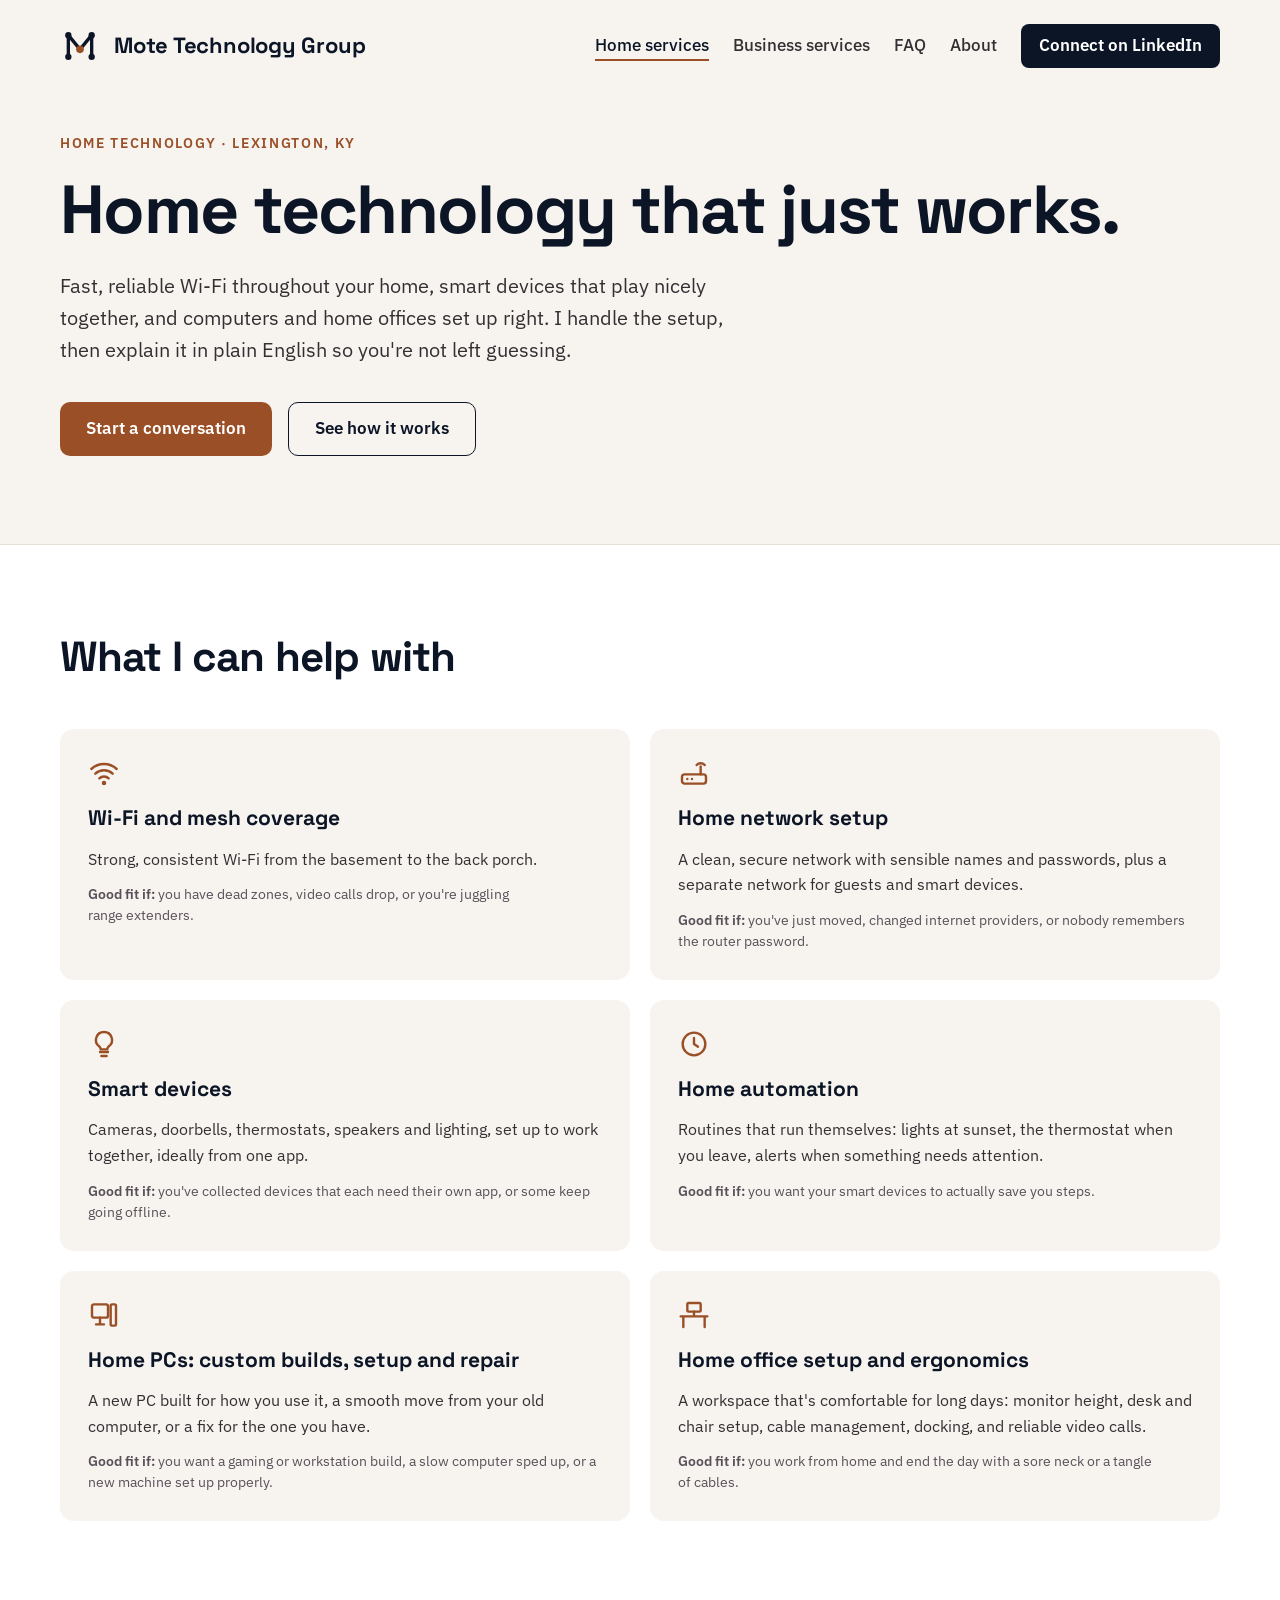
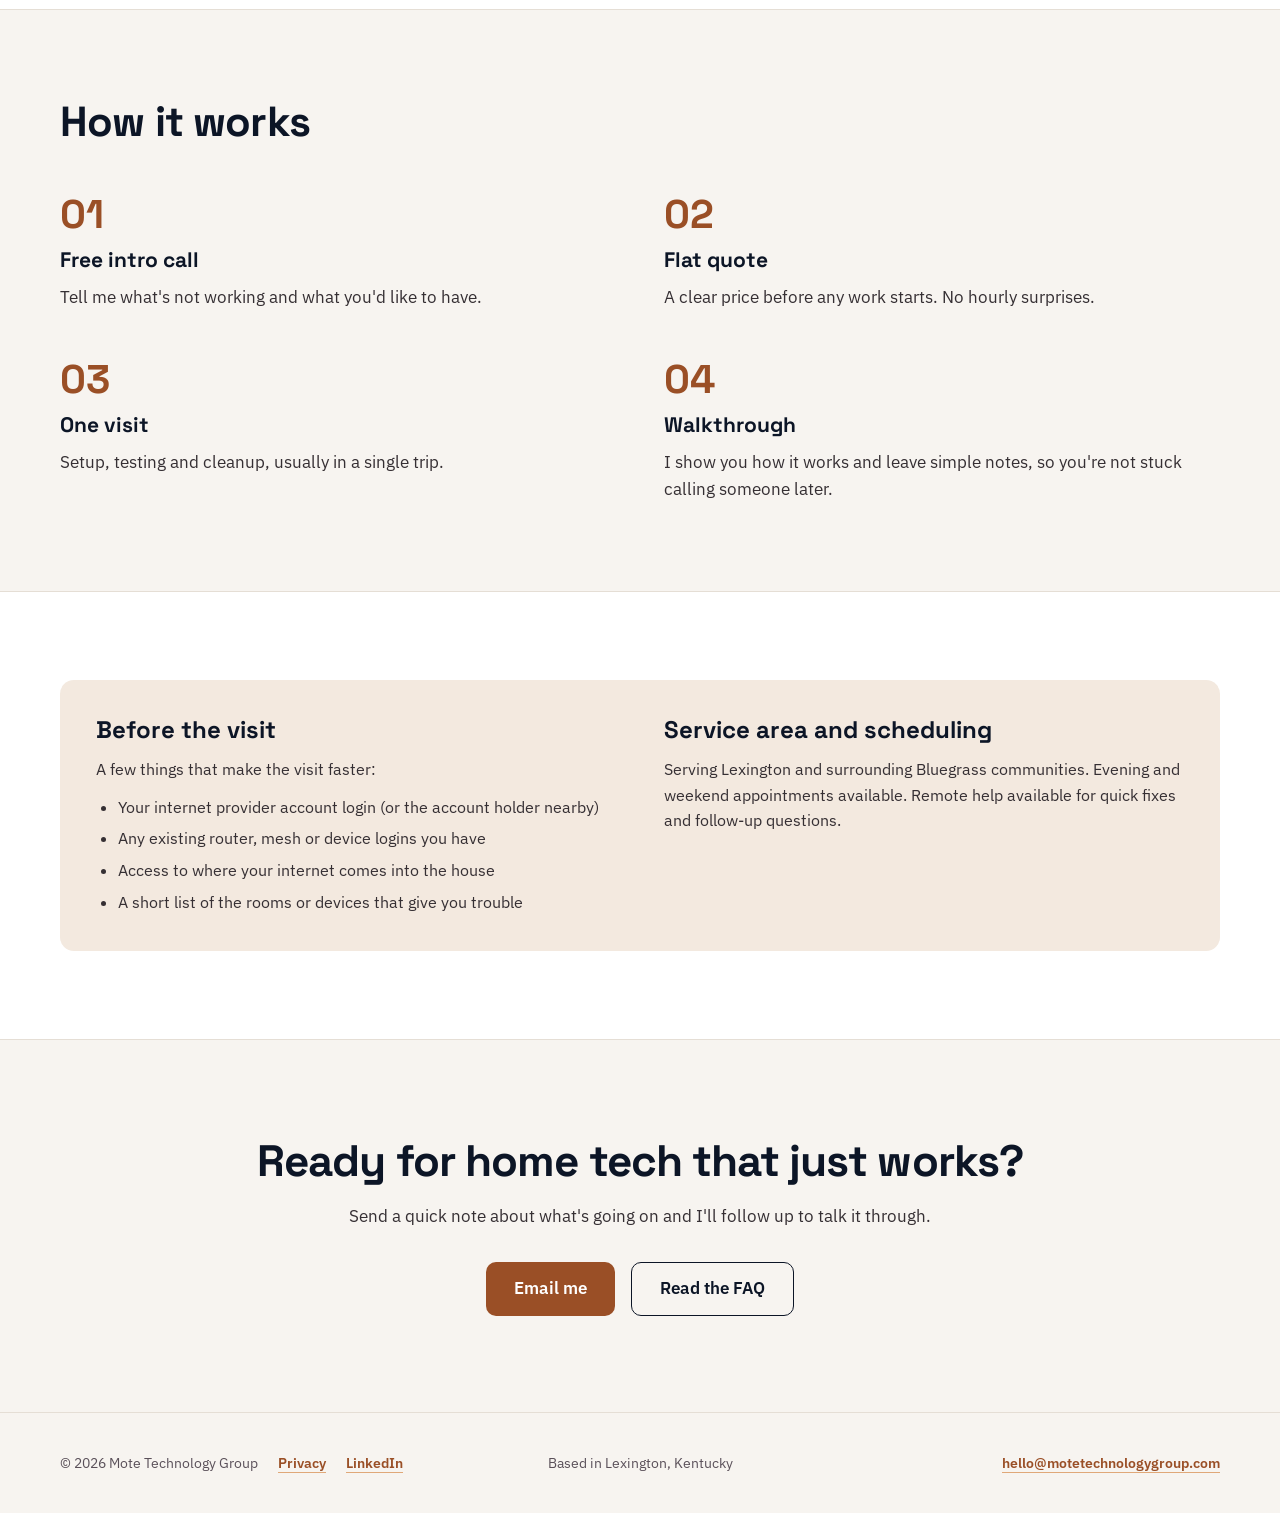
<file: home/index.html>
<!doctype html>
<html lang="en">
<head>
<meta charset="utf-8">
<meta name="viewport" content="width=device-width, initial-scale=1">
<meta http-equiv="Content-Security-Policy" content="default-src 'none'; style-src 'self'; font-src 'self'; img-src 'self'; connect-src 'self'; manifest-src 'self'; base-uri 'none'; form-action 'none'; object-src 'none'; upgrade-insecure-requests">
<meta name="referrer" content="strict-origin-when-cross-origin">
<title>Home Tech Help in Lexington, KY | Mote Technology Group</title>
<meta name="description" content="Wi-Fi, home networks, smart devices, home PCs and home office setup in Lexington and surrounding Bluegrass communities. Flat quotes, remote help available.">
<link rel="canonical" href="https://motetechnologygroup.com/home/">
<link rel="icon" href="/favicon.svg" type="image/svg+xml">
<link rel="icon" href="/favicon-32.png" type="image/png" sizes="32x32">
<link rel="apple-touch-icon" href="/apple-touch-icon.png">
<link rel="manifest" href="/site.webmanifest">
<meta property="og:type" content="website">
<meta property="og:title" content="Home Tech Help in Lexington, KY | Mote Technology Group">
<meta property="og:description" content="Wi-Fi, home networks, smart devices, home PCs and home office setup in Lexington and surrounding Bluegrass communities. Flat quotes, remote help available.">
<meta property="og:url" content="https://motetechnologygroup.com/home/">
<meta property="og:image" content="https://motetechnologygroup.com/og-image.png">
<meta property="og:image:width" content="1200">
<meta property="og:image:height" content="630">
<meta property="og:image:alt" content="Mote Technology Group: technology that works, for small businesses and homes. Lexington, Kentucky">
<meta name="twitter:card" content="summary_large_image">
<meta name="twitter:site" content="@MoteTechnology">
<meta name="twitter:title" content="Home Tech Help in Lexington, KY | Mote Technology Group">
<meta name="twitter:description" content="Wi-Fi, home networks, smart devices, home PCs and home office setup in Lexington and surrounding Bluegrass communities. Flat quotes, remote help available.">
<meta name="twitter:image" content="https://motetechnologygroup.com/og-image.png">
<meta name="color-scheme" content="light dark">
<meta name="theme-color" content="#F7F4F0" media="(prefers-color-scheme: light)">
<meta name="theme-color" content="#0C1526" media="(prefers-color-scheme: dark)">
<link rel="preload" href="/fonts/space-grotesk-latin-500-700.woff2" as="font" type="font/woff2" crossorigin>
<link rel="preload" href="/fonts/ibm-plex-sans-latin-400-600.woff2" as="font" type="font/woff2" crossorigin>
<link rel="stylesheet" href="/styles.css?v=6">
</head>
<body><a class="skip-link" href="#top">Skip to content</a><div class="page">

<header class="site-header">
<a class="brand" href="/">
<svg class="brand-mark" viewBox="0 0 48 48" width="40" height="40" aria-hidden="true" focusable="false"><polyline class="mark-line" points="10,37 10,11 24,28 38,11 38,37"/><g class="mark-nodes"><circle cx="10" cy="37" r="3.8"/><circle cx="10" cy="11" r="3.8"/><circle cx="38" cy="11" r="3.8"/><circle cx="38" cy="37" r="3.8"/></g><circle class="mark-hub" cx="24" cy="28" r="4.6"/></svg>
<span class="brand-name">Mote Technology Group</span>
</a>
<nav class="site-nav">
<a class="nav-link" href="/home/" aria-current="page"><span class="nav-long">Home services</span><span class="nav-short">Homes</span></a>
<a class="nav-link" href="/business/"><span class="nav-long">Business services</span><span class="nav-short">Businesses</span></a>
<a class="nav-link" href="/faq/">FAQ</a>
<a class="nav-link" href="/#about">About</a>
<a class="nav-cta" href="https://www.linkedin.com/in/jacksonmote/">Connect on LinkedIn</a>
</nav>
</header>

<main>
<section class="hero" id="top">
<p class="eyebrow">Home technology · Lexington, KY</p>
<h1 class="hero-title">Home technology that just works.</h1>
<p class="lead lead-wide">Fast, reliable Wi-Fi throughout your home, smart devices that play nicely together, and computers and home offices set up right. I handle the setup, then explain it in plain English so you're not left guessing.</p>
<div class="btn-row">
<a class="btn btn-primary" href="mailto:hello@motetechnologygroup.com?subject=Home%20services%20inquiry">Start a conversation</a>
<a class="btn btn-outline" href="#how">See how it works</a>
</div>
</section>

<section class="section-white" id="services">
<div class="section">
<h2 class="section-title">What I can help with</h2>
<div class="card-grid">

<div class="card">
<svg class="icon" width="32" height="32" viewBox="0 0 24 24" aria-hidden="true"><path d="M2.5 9a14 14 0 0 1 19 0M5.5 12.5a9.5 9.5 0 0 1 13 0M8.5 16a5 5 0 0 1 7 0"></path><circle cx="12" cy="19.5" r="0.8" class="icon-dot"></circle></svg>
<h3 class="card-title">Wi-Fi and mesh coverage</h3>
<p class="card-text">Strong, consistent Wi-Fi from the basement to the back porch.</p>
<p class="tp"><strong>Good fit if:</strong> you have dead zones, video calls drop, or you're juggling range extenders.</p>
</div>

<div class="card">
<svg class="icon" width="32" height="32" viewBox="0 0 24 24" aria-hidden="true"><rect x="3" y="13" width="18" height="7" rx="2"></rect><path d="M7 16.5h.01M10.5 16.5h.01M17 13V7"></path><path d="M14 6a4 4 0 0 1 6 0"></path></svg>
<h3 class="card-title">Home network setup</h3>
<p class="card-text">A clean, secure network with sensible names and passwords, plus a separate network for guests and smart devices.</p>
<p class="tp"><strong>Good fit if:</strong> you've just moved, changed internet providers, or nobody remembers the router password.</p>
</div>

<div class="card">
<svg class="icon" width="32" height="32" viewBox="0 0 24 24" aria-hidden="true"><path d="M9 18h6M10 21h4"></path><path d="M12 3a6 6 0 0 0-3.5 10.9c.6.5 1 1.2 1 2.1h5c0-.9.4-1.6 1-2.1A6 6 0 0 0 12 3z"></path></svg>
<h3 class="card-title">Smart devices</h3>
<p class="card-text">Cameras, doorbells, thermostats, speakers and lighting, set up to work together, ideally from one app.</p>
<p class="tp"><strong>Good fit if:</strong> you've collected devices that each need their own app, or some keep going offline.</p>
</div>

<div class="card">
<svg class="icon" width="32" height="32" viewBox="0 0 24 24" aria-hidden="true"><circle cx="12" cy="12" r="8.5"></circle><path d="M12 7.5V12l3 2"></path></svg>
<h3 class="card-title">Home automation</h3>
<p class="card-text">Routines that run themselves: lights at sunset, the thermostat when you leave, alerts when something needs attention.</p>
<p class="tp"><strong>Good fit if:</strong> you want your smart devices to actually save you steps.</p>
</div>

<div class="card">
<svg class="icon" width="32" height="32" viewBox="0 0 24 24" aria-hidden="true"><rect x="3" y="4" width="12" height="10" rx="1.5"></rect><path d="M6 19h6M9 14v5"></path><rect x="17" y="4" width="4" height="16" rx="1"></rect></svg>
<h3 class="card-title">Home PCs: custom builds, setup and repair</h3>
<p class="card-text">A new PC built for how you use it, a smooth move from your old computer, or a fix for the one you have.</p>
<p class="tp"><strong>Good fit if:</strong> you want a gaming or workstation build, a slow computer sped up, or a new machine set up properly.</p>
</div>

<div class="card">
<svg class="icon" width="32" height="32" viewBox="0 0 24 24" aria-hidden="true"><rect x="7" y="3" width="10" height="6.5" rx="1"></rect><path d="M12 9.5V13M2 13h20M4 13v8M20 13v8"></path></svg>
<h3 class="card-title">Home office setup and ergonomics</h3>
<p class="card-text">A workspace that's comfortable for long days: monitor height, desk and chair setup, cable management, docking, and reliable video calls.</p>
<p class="tp"><strong>Good fit if:</strong> you work from home and end the day with a sore neck or a tangle of cables.</p>
</div>

</div>
</div>
</section>

<section class="section" id="how">
<h2 class="section-title">How it works</h2>
<ol class="how-cols">
<li>
<p class="step-num" aria-hidden="true">01</p>
<h3 class="step-title">Free intro call</h3>
<p class="step-text">Tell me what's not working and what you'd like to have.</p>
</li>
<li>
<p class="step-num" aria-hidden="true">02</p>
<h3 class="step-title">Flat quote</h3>
<p class="step-text">A clear price before any work starts. No hourly surprises.</p>
</li>
<li>
<p class="step-num" aria-hidden="true">03</p>
<h3 class="step-title">One visit</h3>
<p class="step-text">Setup, testing and cleanup, usually in a single trip.</p>
</li>
<li>
<p class="step-num" aria-hidden="true">04</p>
<h3 class="step-title">Walkthrough</h3>
<p class="step-text">I show you how it works and leave simple notes, so you're not stuck calling someone later.</p>
</li>
</ol>
</section>

<section class="section-white">
<div class="section">
<div class="band band-info">
<div class="band-col">
<h2 class="box-title">Before the visit</h2>
<p class="box-lead">A few things that make the visit faster:</p>
<ul class="prep-list">
<li>Your internet provider account login (or the account holder nearby)</li>
<li>Any existing router, mesh or device logins you have</li>
<li>Access to where your internet comes into the house</li>
<li>A short list of the rooms or devices that give you trouble</li>
</ul>
</div>
<div class="band-col">
<h2 class="box-title">Service area and scheduling</h2>
<p class="card-text">Serving Lexington and surrounding Bluegrass communities. Evening and weekend appointments available. Remote help available for quick fixes and follow-up questions.</p>
</div>
</div>
</div>
</section>

<section class="cta">
<h2 class="cta-title">Ready for home tech that just works?</h2>
<p class="cta-text cta-text-wide">Send a quick note about what's going on and I'll follow up to talk it through.</p>
<div class="btn-row btn-row-center">
<a class="btn btn-lg btn-wrap btn-primary" aria-label="Email me at hello@motetechnologygroup.com" href="mailto:hello@motetechnologygroup.com?subject=Home%20services%20inquiry">Email me</a>
<a class="btn btn-lg btn-outline" href="/faq/#home-services">Read the FAQ</a>
</div>
</section>
</main>

<footer class="site-footer">
<div class="footer-inner">
<span class="footer-legal"><span>© 2026 Mote Technology Group</span><span class="footer-links"><a class="footer-link" href="/privacy/">Privacy</a><a class="footer-link" href="https://www.linkedin.com/in/jacksonmote/">LinkedIn</a></span></span>
<span>Based in Lexington, Kentucky</span>
<a class="footer-email" href="mailto:hello@motetechnologygroup.com">hello@motetechnologygroup.com</a>
</div>
</footer>

</div>
</body>
</html>
</file>
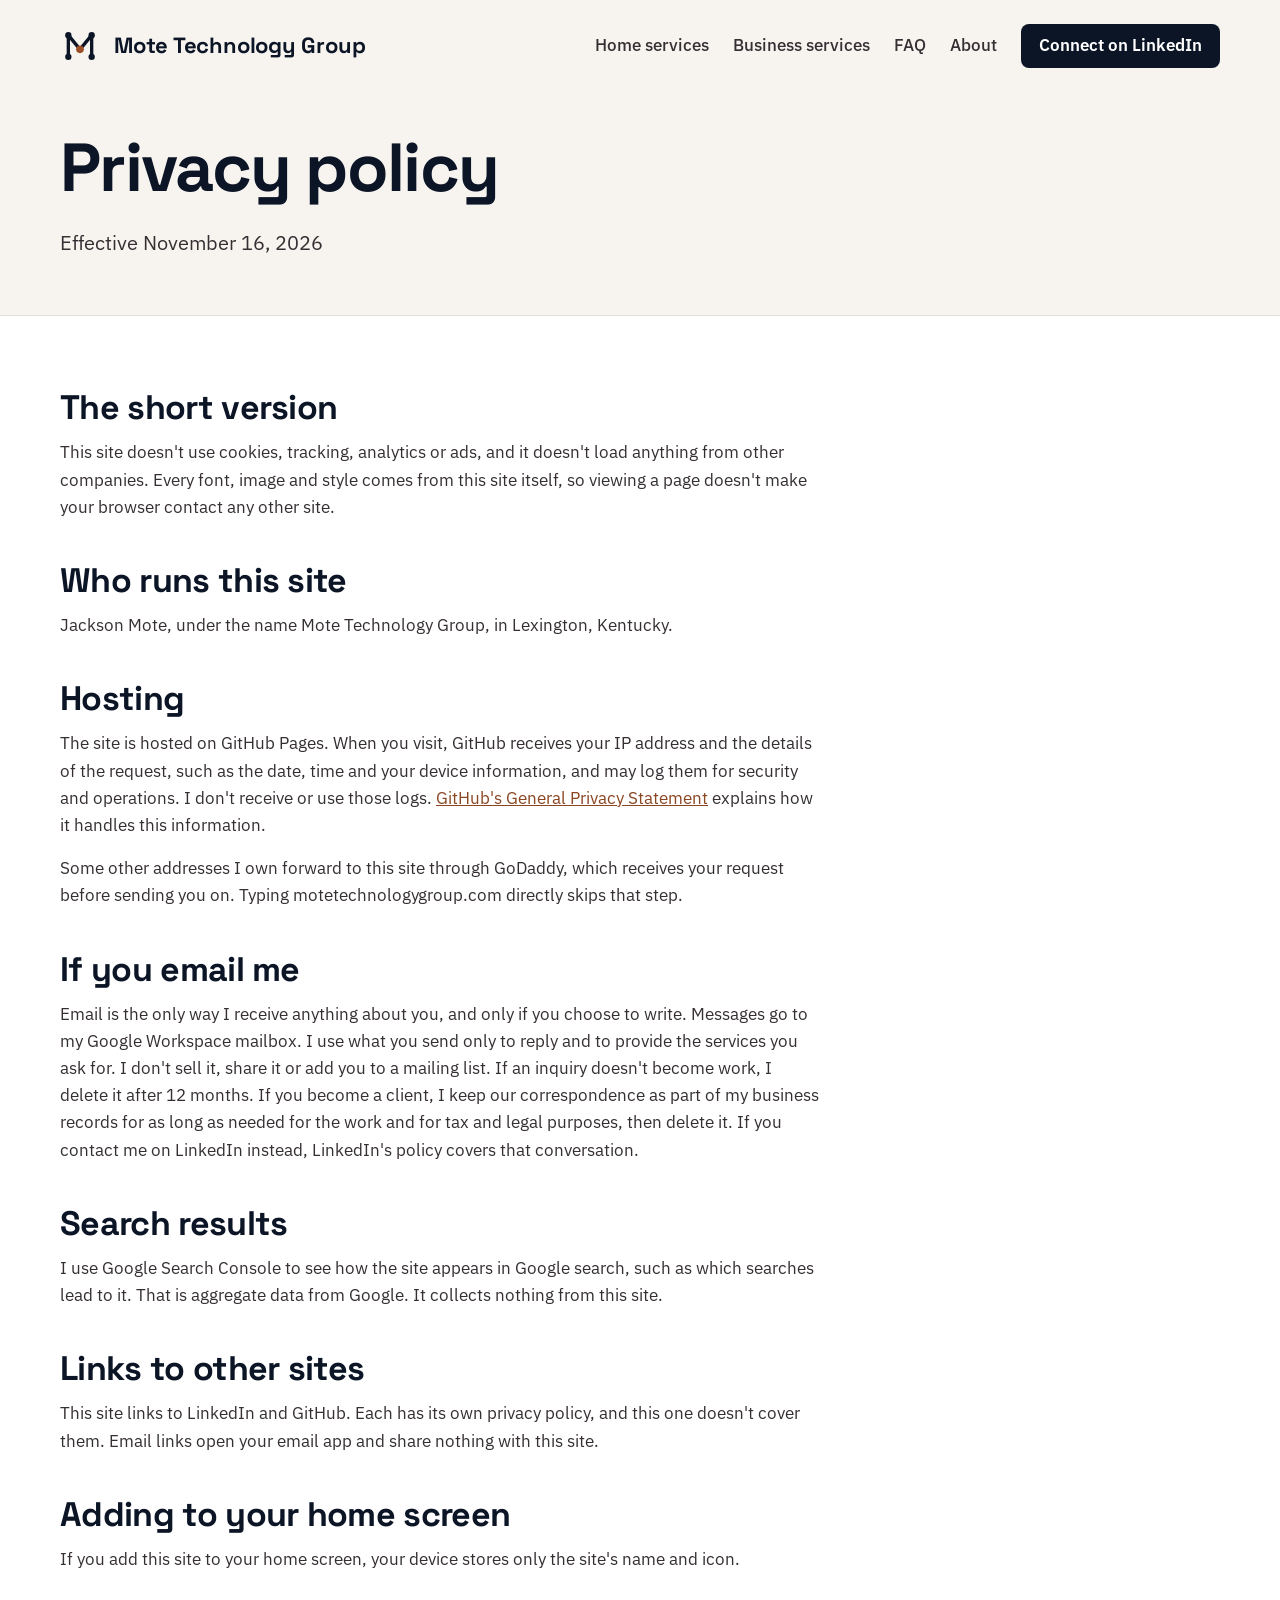
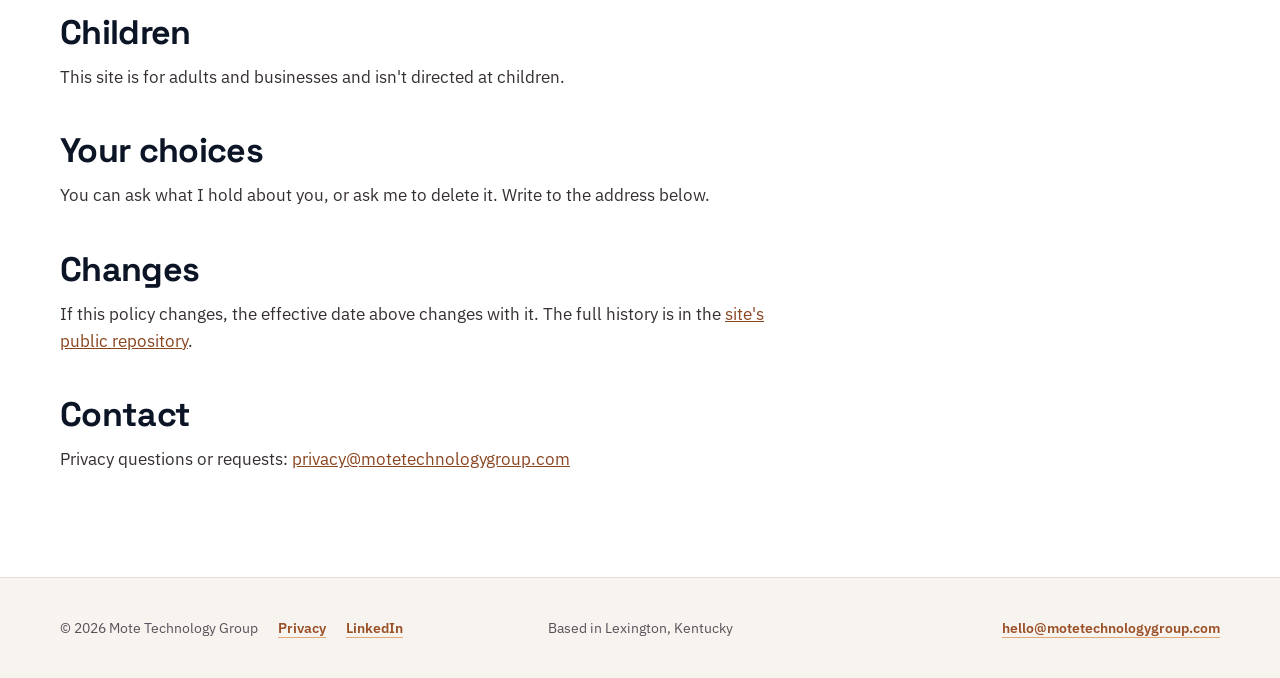
<file: privacy/index.html>
<!doctype html>
<html lang="en">
<head>
<meta charset="utf-8">
<meta name="viewport" content="width=device-width, initial-scale=1">
<meta http-equiv="Content-Security-Policy" content="default-src 'none'; style-src 'self'; font-src 'self'; img-src 'self'; connect-src 'self'; manifest-src 'self'; base-uri 'none'; form-action 'none'; object-src 'none'; upgrade-insecure-requests">
<meta name="referrer" content="strict-origin-when-cross-origin">
<title>Privacy Policy | Mote Technology Group</title>
<meta name="description" content="Privacy policy for motetechnologygroup.com: no cookies, tracking or analytics, how GitHub Pages hosting works, and how email inquiries are handled.">
<link rel="canonical" href="https://motetechnologygroup.com/privacy/">
<link rel="icon" href="/favicon.svg" type="image/svg+xml">
<link rel="icon" href="/favicon-32.png" type="image/png" sizes="32x32">
<link rel="apple-touch-icon" href="/apple-touch-icon.png">
<link rel="manifest" href="/site.webmanifest">
<meta property="og:type" content="website">
<meta property="og:title" content="Privacy Policy | Mote Technology Group">
<meta property="og:description" content="Privacy policy for motetechnologygroup.com: no cookies, tracking or analytics, how GitHub Pages hosting works, and how email inquiries are handled.">
<meta property="og:url" content="https://motetechnologygroup.com/privacy/">
<meta property="og:image" content="https://motetechnologygroup.com/og-image.png">
<meta property="og:image:width" content="1200">
<meta property="og:image:height" content="630">
<meta property="og:image:alt" content="Mote Technology Group: technology that works, for small businesses and homes. Lexington, Kentucky">
<meta name="twitter:card" content="summary_large_image">
<meta name="twitter:site" content="@MoteTechnology">
<meta name="twitter:title" content="Privacy Policy | Mote Technology Group">
<meta name="twitter:description" content="Privacy policy for motetechnologygroup.com: no cookies, tracking or analytics, how GitHub Pages hosting works, and how email inquiries are handled.">
<meta name="twitter:image" content="https://motetechnologygroup.com/og-image.png">
<meta name="color-scheme" content="light dark">
<meta name="theme-color" content="#F7F4F0" media="(prefers-color-scheme: light)">
<meta name="theme-color" content="#0C1526" media="(prefers-color-scheme: dark)">
<link rel="preload" href="/fonts/space-grotesk-latin-500-700.woff2" as="font" type="font/woff2" crossorigin>
<link rel="preload" href="/fonts/ibm-plex-sans-latin-400-600.woff2" as="font" type="font/woff2" crossorigin>
<link rel="stylesheet" href="/styles.css?v=6">
</head>
<body><a class="skip-link" href="#top">Skip to content</a><div class="page">

<header class="site-header">
<a class="brand" href="/">
<svg class="brand-mark" viewBox="0 0 48 48" width="40" height="40" aria-hidden="true" focusable="false"><polyline class="mark-line" points="10,37 10,11 24,28 38,11 38,37"/><g class="mark-nodes"><circle cx="10" cy="37" r="3.8"/><circle cx="10" cy="11" r="3.8"/><circle cx="38" cy="11" r="3.8"/><circle cx="38" cy="37" r="3.8"/></g><circle class="mark-hub" cx="24" cy="28" r="4.6"/></svg>
<span class="brand-name">Mote Technology Group</span>
</a>
<nav class="site-nav">
<a class="nav-link" href="/home/"><span class="nav-long">Home services</span><span class="nav-short">Homes</span></a>
<a class="nav-link" href="/business/"><span class="nav-long">Business services</span><span class="nav-short">Businesses</span></a>
<a class="nav-link" href="/faq/">FAQ</a>
<a class="nav-link" href="/#about">About</a>
<a class="nav-cta" href="https://www.linkedin.com/in/jacksonmote/">Connect on LinkedIn</a>
</nav>
</header>

<main>
<section class="hero hero-compact" id="top">
<h1 class="hero-title">Privacy policy</h1>
<p class="lead">Effective <time datetime="2026-11-16">November 16, 2026</time></p>
</section>

<section class="section-white">
<div class="section prose">

<h2>The short version</h2>
<p>This site doesn't use cookies, tracking, analytics or ads, and it doesn't load anything from other companies. Every font, image and style comes from this site itself, so viewing a page doesn't make your browser contact any other site.</p>

<h2>Who runs this site</h2>
<p>Jackson Mote, under the name Mote Technology Group, in Lexington, Kentucky.</p>

<h2>Hosting</h2>
<p>The site is hosted on GitHub Pages. When you visit, GitHub receives your IP address and the details of the request, such as the date, time and your device information, and may log them for security and operations. I don't receive or use those logs. <a href="https://docs.github.com/en/site-policy/privacy-policies/github-general-privacy-statement">GitHub's General Privacy Statement</a> explains how it handles this information.</p>
<p>Some other addresses I own forward to this site through GoDaddy, which receives your request before sending you on. Typing motetechnologygroup.com directly skips that step.</p>

<h2>If you email me</h2>
<p>Email is the only way I receive anything about you, and only if you choose to write. Messages go to my Google Workspace mailbox. I use what you send only to reply and to provide the services you ask for. I don't sell it, share it or add you to a mailing list. If an inquiry doesn't become work, I delete it after 12 months. If you become a client, I keep our correspondence as part of my business records for as long as needed for the work and for tax and legal purposes, then delete it. If you contact me on LinkedIn instead, LinkedIn's policy covers that conversation.</p>

<h2>Search results</h2>
<p>I use Google Search Console to see how the site appears in Google search, such as which searches lead to it. That is aggregate data from Google. It collects nothing from this site.</p>

<h2>Links to other sites</h2>
<p>This site links to LinkedIn and GitHub. Each has its own privacy policy, and this one doesn't cover them. Email links open your email app and share nothing with this site.</p>

<h2>Adding to your home screen</h2>
<p>If you add this site to your home screen, your device stores only the site's name and icon.</p>

<h2>Children</h2>
<p>This site is for adults and businesses and isn't directed at children.</p>

<h2>Your choices</h2>
<p>You can ask what I hold about you, or ask me to delete it. Write to the address below.</p>

<h2>Changes</h2>
<p>If this policy changes, the effective date above changes with it. The full history is in the <a href="https://github.com/jacksonmote/motetechnologygroup-web/commits/main/privacy/index.html">site's public repository</a>.</p>

<h2>Contact</h2>
<p>Privacy questions or requests: <a href="mailto:privacy@motetechnologygroup.com?subject=Privacy%20request">privacy@motetechnologygroup.com</a></p>

</div>
</section>
</main>

<footer class="site-footer">
<div class="footer-inner">
<span class="footer-legal"><span>© 2026 Mote Technology Group</span><span class="footer-links"><a class="footer-link" href="/privacy/">Privacy</a><a class="footer-link" href="https://www.linkedin.com/in/jacksonmote/">LinkedIn</a></span></span>
<span>Based in Lexington, Kentucky</span>
<a class="footer-email" href="mailto:hello@motetechnologygroup.com">hello@motetechnologygroup.com</a>
</div>
</footer>

</div>
</body>
</html>
</file>
<file: styles.css>
/* Mote Technology Group: shared styles for every page */

/* Fonts: self-hosted Latin subsets from Google Fonts (SIL OFL, see /fonts/OFL.txt).
   Each family is one variable file, declared once per weight the site uses,
   the same way Google's own stylesheet declared them. */
@font-face {
  font-family: 'Space Grotesk'; font-style: normal; font-weight: 500; font-display: swap;
  src: url(/fonts/space-grotesk-latin-500-700.woff2) format('woff2');
  unicode-range: U+0000-00FF, U+0131, U+0152-0153, U+02BB-02BC, U+02C6, U+02DA, U+02DC, U+0304, U+0308, U+0329, U+2000-206F, U+20AC, U+2122, U+2191, U+2193, U+2212, U+2215, U+FEFF, U+FFFD;
}
@font-face {
  font-family: 'Space Grotesk'; font-style: normal; font-weight: 600; font-display: swap;
  src: url(/fonts/space-grotesk-latin-500-700.woff2) format('woff2');
  unicode-range: U+0000-00FF, U+0131, U+0152-0153, U+02BB-02BC, U+02C6, U+02DA, U+02DC, U+0304, U+0308, U+0329, U+2000-206F, U+20AC, U+2122, U+2191, U+2193, U+2212, U+2215, U+FEFF, U+FFFD;
}
@font-face {
  font-family: 'Space Grotesk'; font-style: normal; font-weight: 700; font-display: swap;
  src: url(/fonts/space-grotesk-latin-500-700.woff2) format('woff2');
  unicode-range: U+0000-00FF, U+0131, U+0152-0153, U+02BB-02BC, U+02C6, U+02DA, U+02DC, U+0304, U+0308, U+0329, U+2000-206F, U+20AC, U+2122, U+2191, U+2193, U+2212, U+2215, U+FEFF, U+FFFD;
}
@font-face {
  font-family: 'IBM Plex Sans'; font-style: normal; font-weight: 400; font-stretch: 100%; font-display: swap;
  src: url(/fonts/ibm-plex-sans-latin-400-600.woff2) format('woff2');
  unicode-range: U+0000-00FF, U+0131, U+0152-0153, U+02BB-02BC, U+02C6, U+02DA, U+02DC, U+0304, U+0308, U+0329, U+2000-206F, U+20AC, U+2122, U+2191, U+2193, U+2212, U+2215, U+FEFF, U+FFFD;
}
@font-face {
  font-family: 'IBM Plex Sans'; font-style: normal; font-weight: 500; font-stretch: 100%; font-display: swap;
  src: url(/fonts/ibm-plex-sans-latin-400-600.woff2) format('woff2');
  unicode-range: U+0000-00FF, U+0131, U+0152-0153, U+02BB-02BC, U+02C6, U+02DA, U+02DC, U+0304, U+0308, U+0329, U+2000-206F, U+20AC, U+2122, U+2191, U+2193, U+2212, U+2215, U+FEFF, U+FFFD;
}
@font-face {
  font-family: 'IBM Plex Sans'; font-style: normal; font-weight: 600; font-stretch: 100%; font-display: swap;
  src: url(/fonts/ibm-plex-sans-latin-400-600.woff2) format('woff2');
  unicode-range: U+0000-00FF, U+0131, U+0152-0153, U+02BB-02BC, U+02C6, U+02DA, U+02DC, U+0304, U+0308, U+0329, U+2000-206F, U+20AC, U+2122, U+2191, U+2193, U+2212, U+2215, U+FEFF, U+FFFD;
}

/* Tokens: Midnight Copper palette, type, layout */
:root {
  --ink: #0C1526;
  --text: #352F33;
  --muted: #5A5059;
  --page: #F7F4F0;
  --surface: #FFFFFF;
  --border: #E5DED5;
  --accent: #9A4F26;
  --band: #F3E9DF;
  --on-dark: #EEE8E0;
  --accent-on-dark: #E0A878;
  --link: #8A4521;
  --link-hover: #6A3418;

  /* Roles: what each color is used for, so dark mode can remap them */
  --heading: var(--ink);
  --card: var(--page);
  --tile: var(--surface);
  --accent-hover: var(--link);
  --accent-soft: var(--accent-on-dark);
  --on-accent: #FFFFFF;
  --inverse: var(--ink);
  --on-inverse: #FFFFFF;
  --about-bg: var(--ink);
  --about-heading: #FFFFFF;

  --font-heading: 'Space Grotesk', sans-serif;
  --font-body: 'IBM Plex Sans', system-ui, sans-serif;

  --content-width: 1160px;
  --gutter: 24px;

  /* Fluid type and spacing: phone size at 390px, desktop size at 1280px,
     scaling linearly in between. Equal ends stay fixed. */
  --step-h1: clamp(40px, 40px + 28 * (100vw - 390px) / 890, 68px);
  --step-h2: clamp(30px, 30px + 12 * (100vw - 390px) / 890, 42px);
  --step-h2-cta: clamp(30px, 30px + 14 * (100vw - 390px) / 890, 44px);
  --step-h2-faq: clamp(26px, 26px + 8 * (100vw - 390px) / 890, 34px);
  --step-h3: 21px;
  --step-h3-lg: 24px;
  --space-section: 88px;
  --space-cta: 96px;
  --space-hero-top: clamp(24px, 24px + 16 * (100vw - 390px) / 890, 40px);
  --space-header-top: clamp(16px, 16px + 8 * (100vw - 390px) / 890, 24px);
  --space-header-bottom: clamp(8px, 8px + 16 * (100vw - 390px) / 890, 24px);
  --space-cols: clamp(40px, 40px + 8 * (100vw - 390px) / 890, 48px);

  --radius-sm: 8px;
  --radius-md: 10px;
  --radius-lg: 14px;
  --radius-xl: 20px;

  --ease: 180ms ease;
  --lift: translateY(-1px);
  --shadow-hover: 0 6px 16px rgba(12, 21, 38, 0.14);
  --shadow-press: 0 1px 3px rgba(12, 21, 38, 0.14);
  --shadow-faint: 0 4px 14px rgba(12, 21, 38, 0.06);
  --shadow-soft: 0 0 0 1px var(--border), var(--shadow-faint);
}
/* Reduced motion: no lifts, instant color changes */
@media (prefers-reduced-motion: reduce) { :root { --ease: 0s; --lift: none; } }
/* Dark mode: follows the visitor's system setting (screen only, so print
   stays light). Navy page, lighter navy layers, cream text, light copper
   accents. The About section stays its own deeper navy. */
@media screen and (prefers-color-scheme: dark) {
  :root {
    --page: #0C1526;
    --surface: #111C30;
    --card: #18243A;
    --band: #18243A;
    --tile: #223049;
    --border: #2C3A54;
    --heading: #F7F4F0;
    --text: #E3DCD3;
    --muted: #B3A99F;
    --accent: #E0A878;
    --accent-hover: #F0C9A5;
    --accent-soft: #9A4F26;
    --link: #E0A878;
    --link-hover: #F0C9A5;
    --on-accent: #0C1526;
    --inverse: #F7F4F0;
    --on-inverse: #0C1526;
    --about-bg: #060B16;
    --shadow-hover: 0 6px 16px rgba(0, 0, 0, 0.45);
    --shadow-press: 0 1px 3px rgba(0, 0, 0, 0.45);
    --shadow-faint: 0 4px 14px rgba(0, 0, 0, 0.3);
  }
}

/* Base */
html { scroll-behavior: smooth; }
@media (prefers-reduced-motion: reduce) { html { scroll-behavior: auto; } }
body { margin: 0; background: var(--page); }
/* Avoid a lone word on the last line of a paragraph (no effect where unsupported) */
p, li { text-wrap: pretty; }
/* Headings and short labels: even line lengths, so none ends on a lone word */
h1, h2, h3, h4, summary, .tile { text-wrap: balance; }
a { color: var(--link); transition: color var(--ease), text-decoration-color var(--ease); }
a:hover { color: var(--link-hover); }
:focus-visible { outline: 3px solid var(--accent); outline-offset: 3px; }

.page {
  min-height: 100vh;
  background: var(--page);
  color: var(--heading);
  font-family: var(--font-body);
  font-size: 17px;
  line-height: 1.6;
}
.page-404 { display: flex; flex-direction: column; }

.skip-link {
  position: absolute; left: 16px; top: -80px; z-index: 10;
  display: inline-flex; align-items: center; min-height: 44px; padding: 0 18px;
  border-radius: var(--radius-sm); background: var(--inverse); color: var(--on-inverse);
  font-family: var(--font-body); font-weight: 600; text-decoration: none;
}
.skip-link:focus { top: 16px; color: var(--on-inverse); }

/* Layout */
.section { max-width: var(--content-width); margin: 0 auto; padding: var(--space-section) var(--gutter); }
.section-white { background: var(--surface); border-top: 1px solid var(--border); border-bottom: 1px solid var(--border); }
main > .section-white:last-child { border-bottom: 0; } /* the footer draws that line */
.section-title {
  margin: 0 0 48px; font-family: var(--font-heading);
  font-size: var(--step-h2); letter-spacing: -0.02em; line-height: 1.15;
}
.section-title-tight { margin-bottom: 12px; }
.section-title-mid { margin-bottom: 32px; }
.section-intro { margin: 0 0 48px; max-width: 620px; color: var(--text); }
.section-outro { margin: 32px 0 0; color: var(--text); }

/* Header and nav */
.site-header {
  width: 100%; max-width: calc(var(--content-width) + 2 * var(--gutter)); box-sizing: border-box;
  margin: 0 auto; padding: var(--space-header-top) var(--gutter) var(--space-header-bottom);
  display: flex; flex-wrap: wrap; gap: 16px; align-items: center; justify-content: space-between;
}
.brand { display: flex; align-items: center; gap: 14px; min-height: 44px; text-decoration: none; color: var(--heading); }
.brand:hover { color: var(--heading); }
.brand-name { font-family: var(--font-heading); font-weight: 700; font-size: 22px; letter-spacing: -0.01em; }
.brand-mark { flex: 0 0 auto; }
.mark-line { fill: none; stroke: var(--heading); stroke-width: 4; stroke-linecap: round; stroke-linejoin: round; }
.mark-nodes { fill: var(--heading); }
.mark-hub { fill: var(--accent); }
.site-nav { display: flex; flex-wrap: wrap; gap: 24px; align-items: center; }
.nav-link {
  position: relative; display: inline-flex; align-items: center; min-height: 44px; color: var(--text); font-weight: 500;
  text-decoration: underline; text-decoration-color: transparent; text-decoration-thickness: 2px; text-underline-offset: 8px;
}
/* Short links such as "FAQ" stay at least 44px wide to tap, without changing the spacing */
.nav-link::before { content: ""; position: absolute; inset: 0 min(0px, (100% - 44px) / 2); }
.nav-link:hover { color: var(--heading); text-decoration-color: var(--accent-soft); }
.nav-short { display: none; }
.site-nav a[aria-current="page"] { color: var(--heading); text-decoration-color: var(--accent); }
.nav-cta {
  display: inline-flex; align-items: center; min-height: 44px; padding: 0 18px;
  border-radius: var(--radius-sm); background: var(--inverse); color: var(--on-inverse); text-decoration: none; font-weight: 600;
  transition: box-shadow var(--ease), transform var(--ease);
}
.nav-cta:hover { color: var(--on-inverse); transform: var(--lift); box-shadow: var(--shadow-hover); }
.nav-cta:active { transform: none; box-shadow: var(--shadow-press); }
/* Too narrow for one header row: the nav takes the second row, with the LinkedIn button at its right edge */
@media (min-width: 700px) and (max-width: 1019px) {
  .site-nav { flex: 1 1 100%; }
  .nav-cta { margin-left: auto; }
}
@media (max-width: 699px) { .nav-cta { display: none; } }
@media (max-width: 640px) {
  .site-header { row-gap: 4px; }
  .site-nav { column-gap: 14px; row-gap: 0; font-size: 15px; }
  .nav-long { display: none; }
  .nav-short { display: inline; }
}

/* Hero */
.hero { max-width: var(--content-width); margin: 0 auto; padding: var(--space-hero-top) var(--gutter) var(--space-section); }
.hero-split { display: flex; flex-wrap: wrap; gap: 48px; align-items: center; }
.hero-compact { padding-bottom: 56px; }
.hero-text { flex: 999 1 560px; min-width: 0; }
.hero-title {
  margin: 0 0 24px; font-family: var(--font-heading); font-weight: 700;
  font-size: var(--step-h1); line-height: 1.05; letter-spacing: -0.025em;
}
.lead { margin: 0 0 36px; max-width: 600px; font-size: 20px; color: var(--text); }
.lead-wide { max-width: 680px; }
.hero-compact .lead { margin-bottom: 0; }
.strong-link { font-weight: 600; }
.hero-net { flex: 1 1 320px; min-width: 0; }
.hero-net svg { display: block; width: 100%; height: auto; }
.net-edges { stroke: var(--heading); }
.net-nodes { fill: var(--heading); }
.net-hub { fill: var(--accent); }
/* Hero motion (one 14.4s cycle, three 4.8s slots, one dot moving at a time): an inbound dot
   travels to the hub, a ring fades out around it, then an outbound dot leaves along another
   edge and a ring pulses around its node. All of it is CSS keyframes on one clock: the same
   14.4s duration, linear timing and infinite repeat for every element, which differ only by a
   fixed delay (--net-at). Each element stays at its opacity="0" until its delay has passed.
   Dots move along straight edges, from --net-from to --net-to in SVG units. Change the timing
   only for all of it together. With reduced motion none of it runs or shows. */
.net-pulses { fill: var(--accent); }
.net-glows, .net-react-group { fill: none; stroke: var(--accent); stroke-width: 2.5; }
.net-dot-1 { --net-at: 0s; --net-from: 268px, 70px; --net-to: 160px, 150px; }
.net-dot-2 { --net-at: 2s; --net-from: 160px, 150px; --net-to: 122px, 262px; }
.net-dot-3 { --net-at: 4.8s; --net-from: 92px, 126px; --net-to: 160px, 150px; }
.net-dot-4 { --net-at: 6.8s; --net-from: 160px, 150px; --net-to: 150px, 30px; }
.net-dot-5 { --net-at: 9.6s; --net-from: 238px, 256px; --net-to: 160px, 150px; }
.net-dot-6 { --net-at: 11.6s; --net-from: 160px, 150px; --net-to: 268px, 70px; }
.net-glow-1 { --net-at: 1.8s; }
.net-glow-2 { --net-at: 6.6s; }
.net-glow-3 { --net-at: 11.4s; }
.net-react-sw { --net-at: 3.8s; }
.net-react-n { --net-at: 8.6s; }
.net-react-ne { --net-at: 13.4s; }
@keyframes net-dot {
  0% { opacity: 0; transform: translate(var(--net-from)); }
  0.694%, 11.111% { opacity: 1; }
  12.5%, 100% { opacity: 0; transform: translate(var(--net-to)); }
}
@keyframes net-glow {
  0% { opacity: 0.35; r: 14px; }
  9.722%, 100% { opacity: 0; r: 30px; }
}
@keyframes net-react {
  0% { opacity: 0.8; r: 7px; }
  6.944%, 100% { opacity: 0; r: 13px; }
}
@media (prefers-reduced-motion: no-preference) {
  .net-dot { animation: net-dot 14.4s linear var(--net-at) infinite; }
  .net-glow { animation: net-glow 14.4s linear var(--net-at) infinite; }
  .net-react { animation: net-react 14.4s linear var(--net-at) infinite; }
}
@media (prefers-reduced-motion: reduce) { .net-pulses, .net-glows, .net-react-group { display: none; } }
@media (max-width: 999px) {
  .hero-net { flex: 0 0 240px; }
  .hero-text { flex-basis: 420px; }
}
@media (max-width: 859px) { .hero-net { display: none; } }

/* Eyebrows and group labels */
.eyebrow, .group-label { font-weight: 600; font-size: 14px; letter-spacing: 0.12em; text-transform: uppercase; }
.eyebrow { margin: 0 0 20px; color: var(--accent); }
.group-label { margin: 0 0 16px; color: var(--muted); }
.group-label-spaced { margin-top: 48px; }
.how-cols .group-label { margin-bottom: 24px; }
/* Phones: a smaller intro and tighter spacing keep the main button on the first screen */
@media (max-width: 640px) {
  .hero { padding-top: 16px; }
  .eyebrow { margin-bottom: 16px; }
  .hero-title { margin-bottom: 20px; }
  .lead { margin-bottom: 28px; font-size: 18px; }
}

/* Buttons */
.btn-row { display: flex; flex-wrap: wrap; gap: 16px; }
.btn-row-center { justify-content: center; }
.btn {
  display: inline-flex; align-items: center; min-height: 52px; padding: 0 26px;
  border-radius: var(--radius-md); text-decoration: none; font-weight: 600; font-size: 17px;
  transition: color var(--ease), background-color var(--ease), border-color var(--ease), box-shadow var(--ease), transform var(--ease);
}
.btn:hover { transform: var(--lift); box-shadow: var(--shadow-hover); }
.btn:active { transform: none; box-shadow: var(--shadow-press); }
.btn-lg { padding-left: 28px; padding-right: 28px; }
.btn-wrap { padding-top: 8px; padding-bottom: 8px; box-sizing: border-box; max-width: 100%; text-align: center; }
.btn-primary, .btn-primary:hover { background: var(--accent); color: var(--on-accent); }
.btn-primary:hover { background: var(--accent-hover); }
.btn-outline, .btn-outline:hover { border: 1.5px solid var(--heading); color: var(--heading); }
.btn-outline:hover { background: var(--band); }
.more-row { margin: 16px 0 0; }
.more-link {
  display: inline-block; box-sizing: border-box; min-height: 44px; padding: 8px 0; font-weight: 600;
  text-decoration: underline; text-decoration-color: transparent; text-underline-offset: 4px;
}
.more-link:hover { text-decoration-color: currentColor; }

/* Cards */
.svc-grid { display: grid; grid-template-columns: repeat(4, minmax(0, 1fr)); gap: 20px; }
@media (max-width: 1159px) { .svc-grid { grid-template-columns: repeat(2, minmax(0, 1fr)); } }
@media (max-width: 560px) { .svc-grid { grid-template-columns: minmax(0, 1fr); } }
.card-grid { display: grid; grid-template-columns: repeat(2, minmax(0, 1fr)); gap: 20px; }
@media (max-width: 640px) { .card-grid { grid-template-columns: minmax(0, 1fr); } }
.card { padding: 28px; border-radius: var(--radius-lg); background: var(--card); display: flex; flex-direction: column; gap: 12px; }
.card, .note-card { transition: box-shadow var(--ease); }
.card:hover, .note-card:hover { box-shadow: var(--shadow-soft); }
.card-title { margin: 0; font-family: var(--font-heading); font-size: var(--step-h3); }
.card-text { margin: 0; color: var(--text); font-size: 16px; }
.note-card { margin: 0; padding: 28px; border-radius: var(--radius-lg); background: var(--card); color: var(--text); font-size: 16px; }
.note-card strong { font-weight: 600; color: var(--heading); }
.icon { fill: none; stroke: var(--accent); stroke-width: 1.8; stroke-linecap: round; stroke-linejoin: round; }
.icon .icon-dot { fill: var(--accent); }

/* "Typical projects" and similar small print */
.tp { margin: 0; color: var(--muted); font-size: 14px; line-height: 1.5; }
.tp strong { font-weight: 600; }
ul.tp { padding-left: 20px; display: flex; flex-direction: column; gap: 2px; }
.svc-note { margin: -8px 0 16px; }
.svc-after { margin: 16px 0 0; }

/* Bands */
.band { padding: 36px; border-radius: var(--radius-lg); background: var(--band); display: flex; flex-wrap: wrap; gap: 32px; }
.band-services { align-items: center; }
.band-info { column-gap: 48px; }
.band-col { flex: 1 1 360px; min-width: 0; }
.band-main { display: flex; flex-direction: column; gap: 12px; }
.band-title { margin: 0; font-family: var(--font-heading); font-size: var(--step-h3-lg); }
.band-text, .band-main .tp { max-width: 560px; }
/* Tiles and steps are lists with no bullets or numbers showing. The empty-string marker
   looks the same as "none"; it is there because Safari stops announcing a list styled "none". */
.tile-grid, .step-list, .steps, ol.how-cols { margin: 0; padding: 0; list-style: none; list-style-type: ""; }
.tile-grid { display: grid; grid-template-columns: repeat(2, minmax(0, 1fr)); gap: 12px; }
@media (max-width: 560px) { .tile-grid { grid-template-columns: minmax(0, 1fr); } }
.tile {
  display: flex; align-items: center; padding: 16px 18px; border-radius: var(--radius-md);
  background: var(--tile); font-weight: 600; font-size: 16px; line-height: 1.4;
}
.band-area { flex: 1 1 100%; margin: 0; padding-top: 24px; border-top: 1px solid var(--border); color: var(--text); font-size: 16px; }
.band .more-row { flex: 1 1 100%; margin: -16px 0 0; }
.box-title { margin: 0 0 12px; font-family: var(--font-heading); font-size: var(--step-h3-lg); line-height: 1.2; }
.box-lead { margin: 0 0 12px; color: var(--text); font-size: 16px; }
.prep-list { margin: 0; padding-left: 22px; color: var(--text); font-size: 16px; display: flex; flex-direction: column; gap: 6px; }

/* How it works */
.how-cols { display: grid; grid-template-columns: repeat(2, minmax(0, 1fr)); gap: var(--space-cols); }
@media (max-width: 640px) { .how-cols { grid-template-columns: minmax(0, 1fr); } }
.steps { display: grid; grid-template-columns: repeat(3, minmax(0, 1fr)); gap: var(--space-cols); }
@media (max-width: 640px) { .steps { grid-template-columns: minmax(0, 1fr); } }
.step-list { display: flex; flex-direction: column; gap: 32px; }
/* Home page, two step lists side by side: step 01 lines up with step 01, 02 with 02, and so on,
   however the text wraps. Both columns share five rows: the label, then up to four steps. */
@supports (grid-template-rows: subgrid) {
  @media screen and (min-width: 641px) {
    .how-pair { grid-template-rows: repeat(5, auto); row-gap: 0; }
    .how-pair > div, .how-pair .step-list { display: grid; grid-template-rows: subgrid; }
    .how-pair > div { grid-row: span 5; }
    .how-pair .step-list { grid-row: span 4; }
  }
}
.step-num { margin: 0 0 8px; font-family: var(--font-heading); font-weight: 700; font-size: 40px; color: var(--accent); line-height: 1; }
.step-title { margin: 0 0 8px; font-family: var(--font-heading); font-size: var(--step-h3); }
.step-text { margin: 0; color: var(--text); }

/* About (dark) */
.about { background: var(--about-bg); color: var(--on-dark); }
.about-inner { display: flex; flex-wrap: wrap; gap: 48px; align-items: center; }
.about-inner picture { display: flex; flex: 0 0 auto; } /* flex, not inline, so no line box adds space under the img */
.headshot { flex: 0 0 auto; width: 200px; height: 200px; border-radius: var(--radius-xl); object-fit: cover; }
.about-text { flex: 999 1 480px; min-width: 0; }
.about .eyebrow { margin-bottom: 12px; color: var(--accent-on-dark); }
.about-title { margin-bottom: 20px; color: var(--about-heading); }
.about-copy { margin: 0 0 16px; max-width: 680px; }
.about-copy:last-child { margin-bottom: 0; }
.about :focus-visible { outline-color: var(--accent-on-dark); }

/* FAQ */
.faq-list { padding: 72px var(--gutter) var(--space-section); display: flex; flex-direction: column; gap: 56px; }
/* scroll-margin: links from the service pages land on a group (/faq/#home-services) with room above its title */
.faq-group { width: 100%; max-width: 760px; scroll-margin-top: 24px; }
.faq-group-title { margin: 0 0 20px; font-family: var(--font-heading); font-size: var(--step-h2-faq); letter-spacing: -0.02em; line-height: 1.15; }
.faq { display: flex; flex-direction: column; gap: 12px; }
.faq details {
  border-radius: var(--radius-lg); background: var(--surface); border: 1px solid var(--border);
  transition: border-color var(--ease), box-shadow var(--ease);
}
.faq details:hover { border-color: var(--accent-soft); box-shadow: var(--shadow-faint); }
.faq summary {
  display: flex; align-items: center; justify-content: space-between; gap: 16px; min-height: 44px;
  padding: 14px 24px; border-radius: var(--radius-lg); cursor: pointer; list-style: none;
  font-family: var(--font-heading); font-weight: 600; font-size: 19px; line-height: 1.35;
}
.faq summary::-webkit-details-marker { display: none; }
.faq summary::after { content: "+"; content: "+" / ""; flex: 0 0 auto; color: var(--accent); font-size: 28px; font-weight: 500; line-height: 1; }
.faq details[open] summary::after { content: "\2212"; content: "\2212" / ""; }
.faq details p { margin: 0; padding: 0 24px 22px; color: var(--text); font-size: 16px; overflow-wrap: break-word; }

/* Closing call to action */
.cta { max-width: var(--content-width); margin: 0 auto; padding: var(--space-cta) var(--gutter); text-align: center; }
.cta-title { margin: 0 0 16px; font-family: var(--font-heading); font-size: var(--step-h2-cta); letter-spacing: -0.02em; line-height: 1.15; }
.cta-text { margin: 0 auto 32px; max-width: 520px; color: var(--text); }
.cta-text-wide { max-width: 600px; }

/* 404 */
.error-main {
  flex: 1 0 auto; width: 100%; max-width: calc(var(--content-width) + 2 * var(--gutter)); box-sizing: border-box;
  margin: 0 auto; padding: 72px var(--gutter) var(--space-cta);
}

/* Footer */
.site-footer { border-top: 1px solid var(--border); }
.footer-inner {
  max-width: var(--content-width); margin: 0 auto; padding: 28px var(--gutter);
  display: flex; flex-wrap: wrap; gap: 12px; align-items: baseline; justify-content: space-between;
  color: var(--muted); font-size: 14px;
}
.footer-email, .footer-email:hover, .footer-link, .footer-link:hover {
  display: inline-flex; align-items: center; min-height: 44px; color: var(--accent); font-weight: 600;
  text-decoration-color: var(--accent-soft); text-underline-offset: 4px;
}
.footer-email:hover, .footer-link:hover { text-decoration-color: var(--accent); }
/* The two footer links stay together: where the row is too narrow they move under the copyright line as a pair */
.footer-legal, .footer-links { display: inline-flex; flex-wrap: wrap; column-gap: 20px; align-items: baseline; }
@media (min-width: 1020px) {
  .footer-inner { display: grid; grid-template-columns: 1fr auto 1fr; column-gap: 12px; }
  .footer-email { justify-self: end; }
}

/* Privacy page: a single readable column, starting at the same left edge as the page title */
.prose { padding-top: 72px; }
.prose > * { max-width: 760px; }
.prose h2 { margin: 40px 0 12px; font-family: var(--font-heading); font-size: var(--step-h2-faq); letter-spacing: -0.02em; line-height: 1.15; }
.prose h2:first-child { margin-top: 0; }
.prose p { margin: 0 0 16px; color: var(--text); overflow-wrap: break-word; }

/* Scroll fade-ins: section headings and card groups fade and rise as they
   enter the viewport. Only where scroll-driven animations are supported and
   motion is welcome; the hero is never animated. */
@keyframes fade-rise { from { opacity: 0; transform: translateY(12px); } }
@supports (animation-timeline: view()) {
  @media (prefers-reduced-motion: no-preference) {
    .section-title, .faq-group-title, .cta-title,
    .svc-grid, .card-grid, .band, .how-cols, .steps, .faq {
      animation: fade-rise linear both;
      animation-timeline: view();
      animation-range: entry 0% entry 160px;
    }
  }
}

/* Print: dark text on white with the logo and page content. Navigation,
   buttons and decoration are dropped; the closing email button prints as
   the address, every FAQ answer prints expanded, and links in the privacy
   policy print their address. */
@media print {
  @page { margin: 16mm; }
  :root {
    --space-section: 32px; --space-cta: 32px; --space-hero-top: 0px;
    --space-header-top: 0px; --space-header-bottom: 16px;
  }
  body, .page, .section-white, .about, .band, .card, .note-card, .tile, .faq details { background: none; box-shadow: none; }
  .card, .note-card, .tile, .band { border: 1px solid var(--border); }
  .page { min-height: 0; }
  .about { color: var(--text); }
  .about-title { color: var(--heading); }
  .about .eyebrow { color: var(--accent); }

  .skip-link, .site-nav, .hero-net, .icon, .btn { display: none; }
  .cta .btn-primary {
    display: inline; min-height: 0; padding: 0; background: none; color: var(--heading);
    font-size: 0; text-decoration: none;
  }
  .cta .btn-primary::after { content: attr(aria-label); font-size: 17px; }

  .section-title, .faq-group-title, .cta-title,
  .svc-grid, .card-grid, .band, .how-cols, .steps, .faq { animation: none; }

  .faq details::details-content { content-visibility: visible; }
  .faq summary::after { display: none; }

  h1, h2, h3, h4, .group-label, .eyebrow, .svc-note { break-after: avoid; }
  .card, .note-card, .tile, .faq details, .step-list > li, .steps > li, .how-cols > div, .how-cols > li, .cta { break-inside: avoid; }

  /* One card per row, so a tall row of cards cannot push half a page of white space ahead of it */
  .card-grid { grid-template-columns: minmax(0, 1fr); }
  .prose a[href^="https:"] { overflow-wrap: anywhere; }
  .prose a[href^="https:"]::after { content: " (" attr(href) ")"; font-weight: 400; }

  /* Footer: three short lines kept with the content above them */
  .site-footer { break-before: avoid; break-inside: avoid; }
  .footer-inner { display: flex; flex-direction: column; align-items: flex-start; gap: 2px; padding: 16px var(--gutter) 0; }
  .footer-email, .footer-email:hover, .footer-link, .footer-link:hover { display: inline; min-height: 0; }
}
</file>
